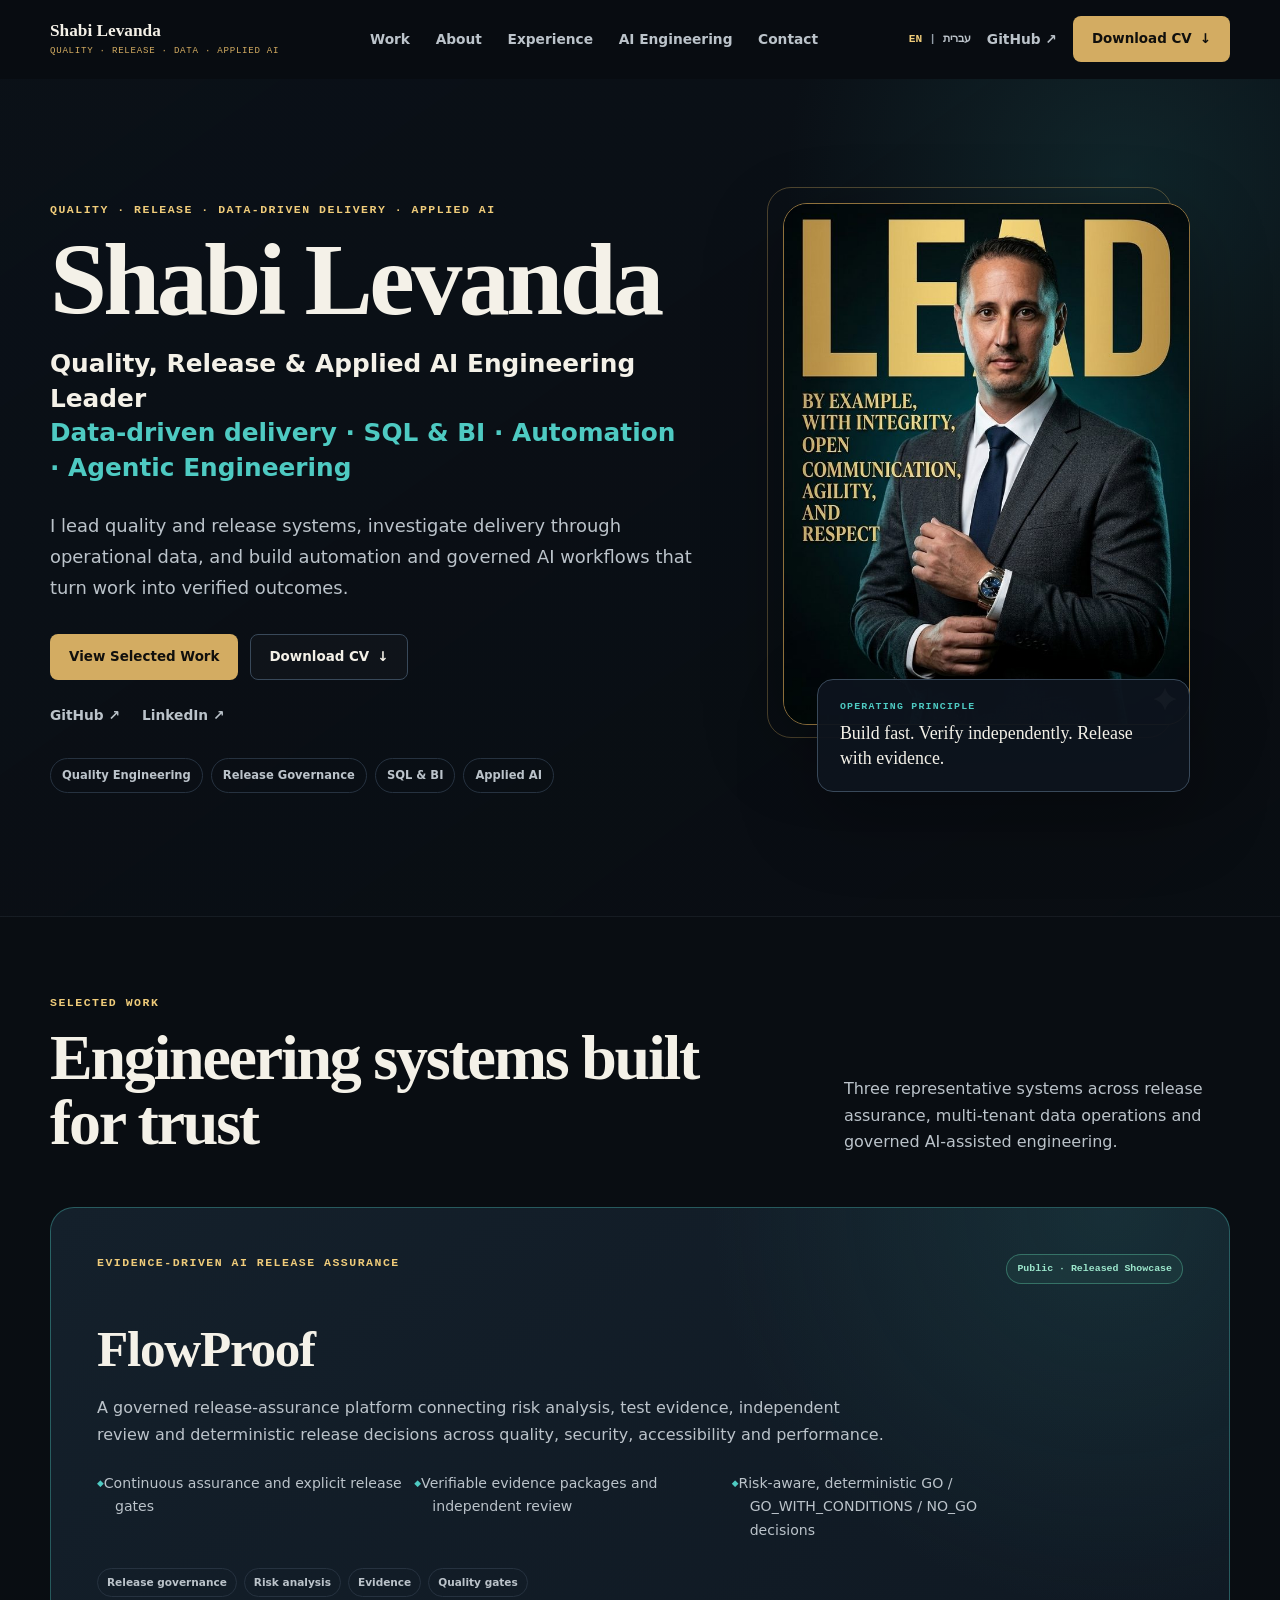
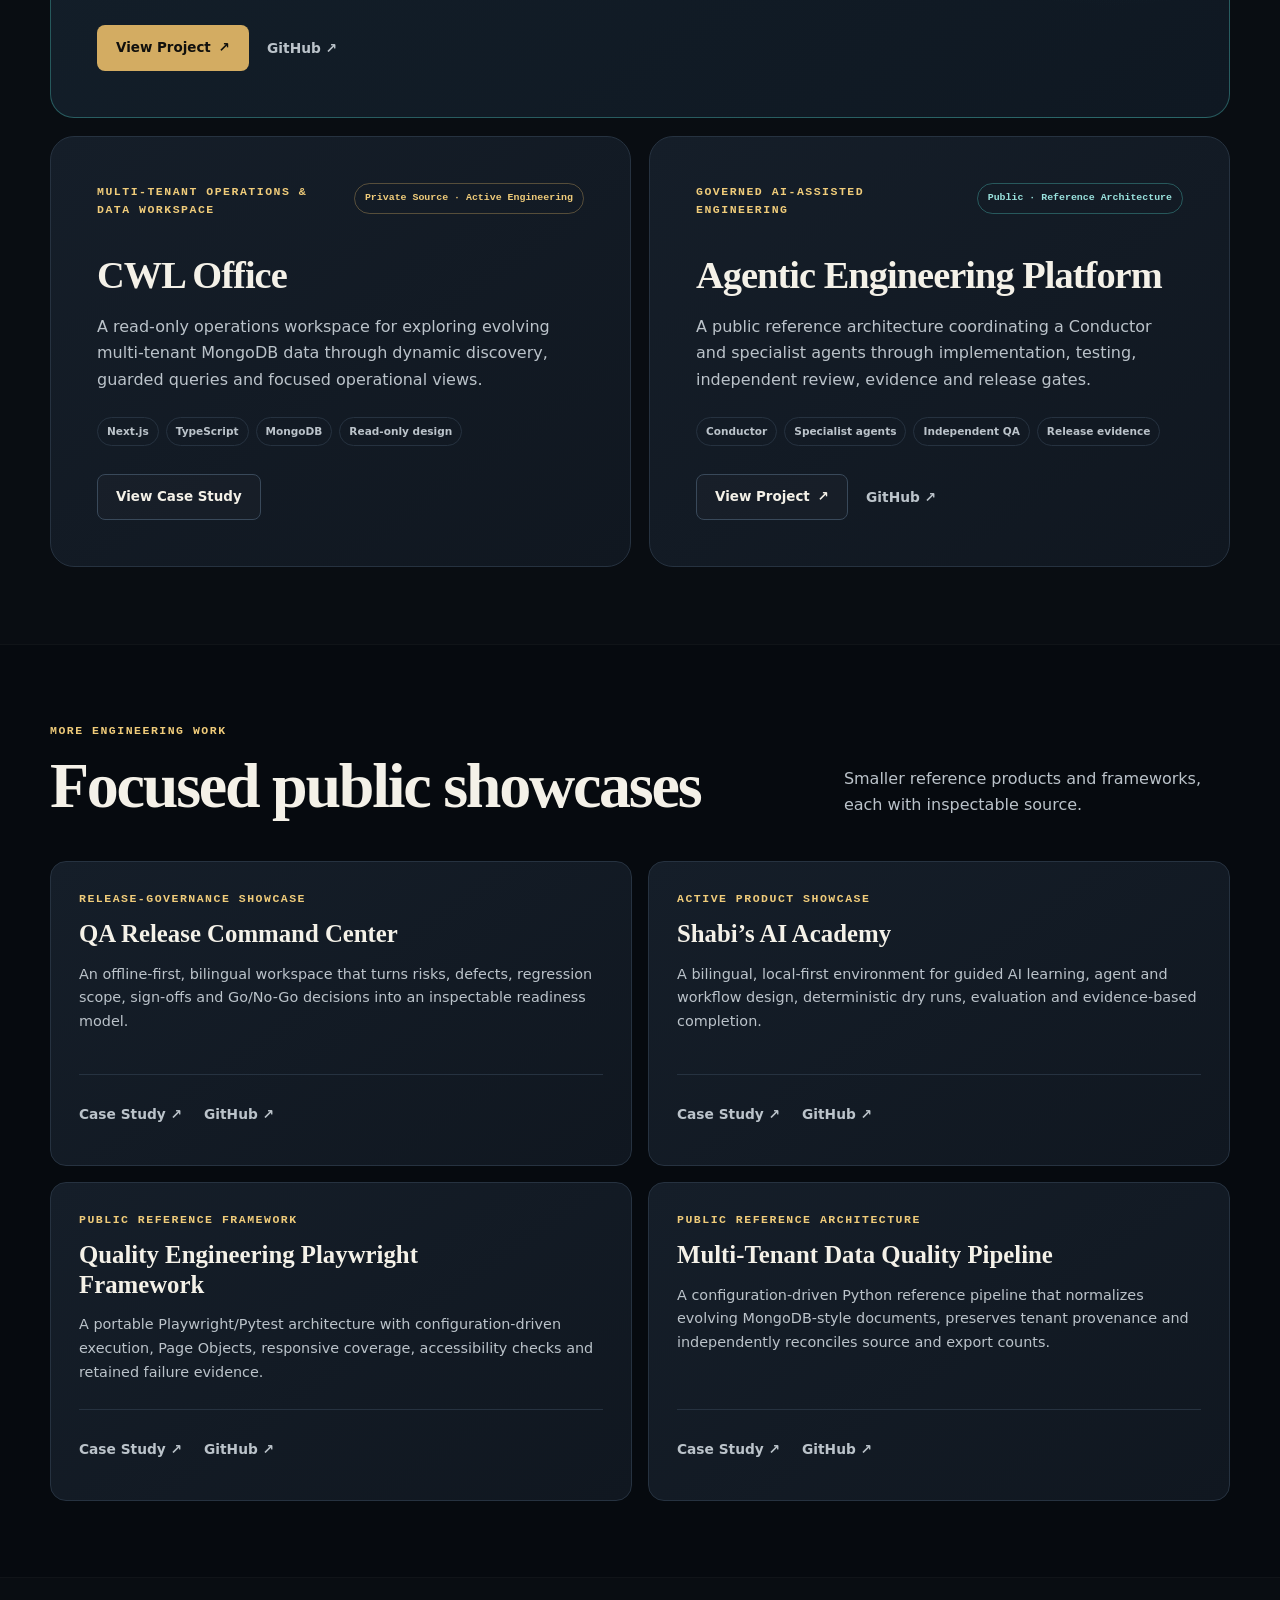
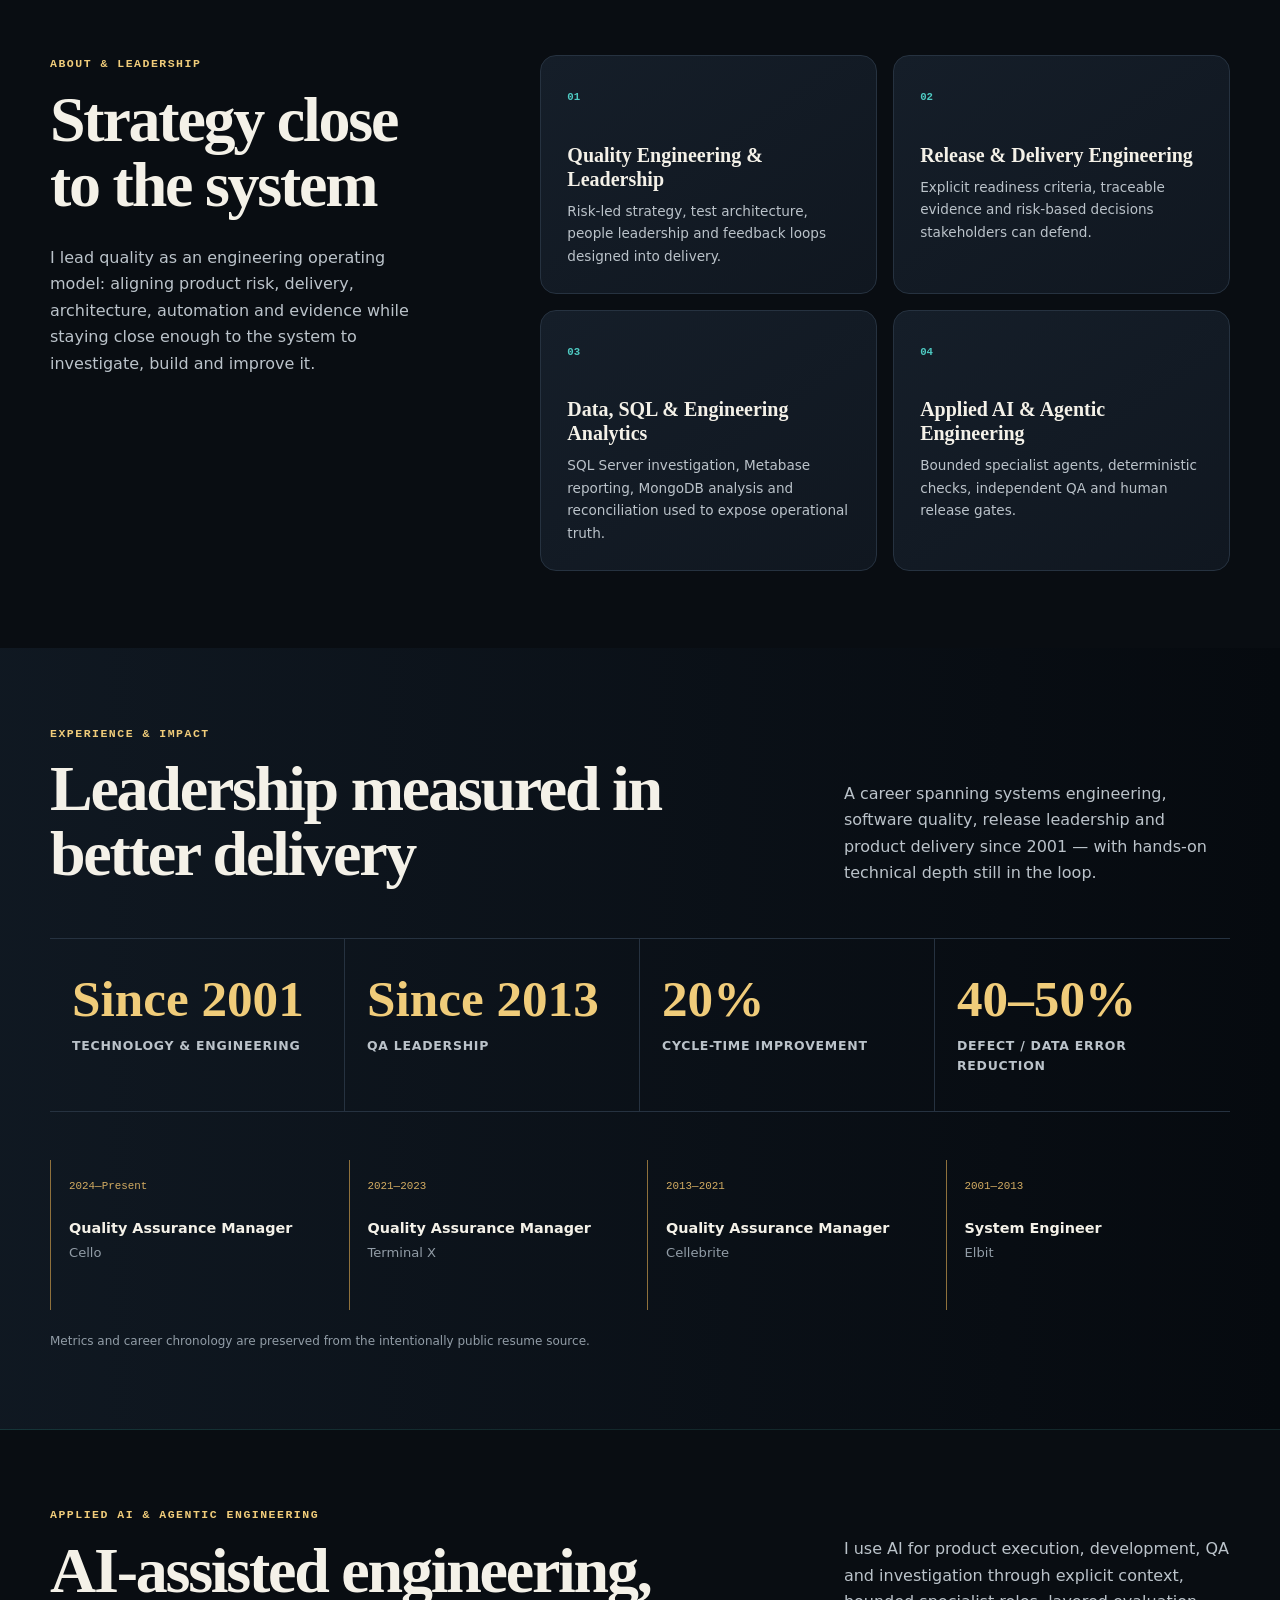
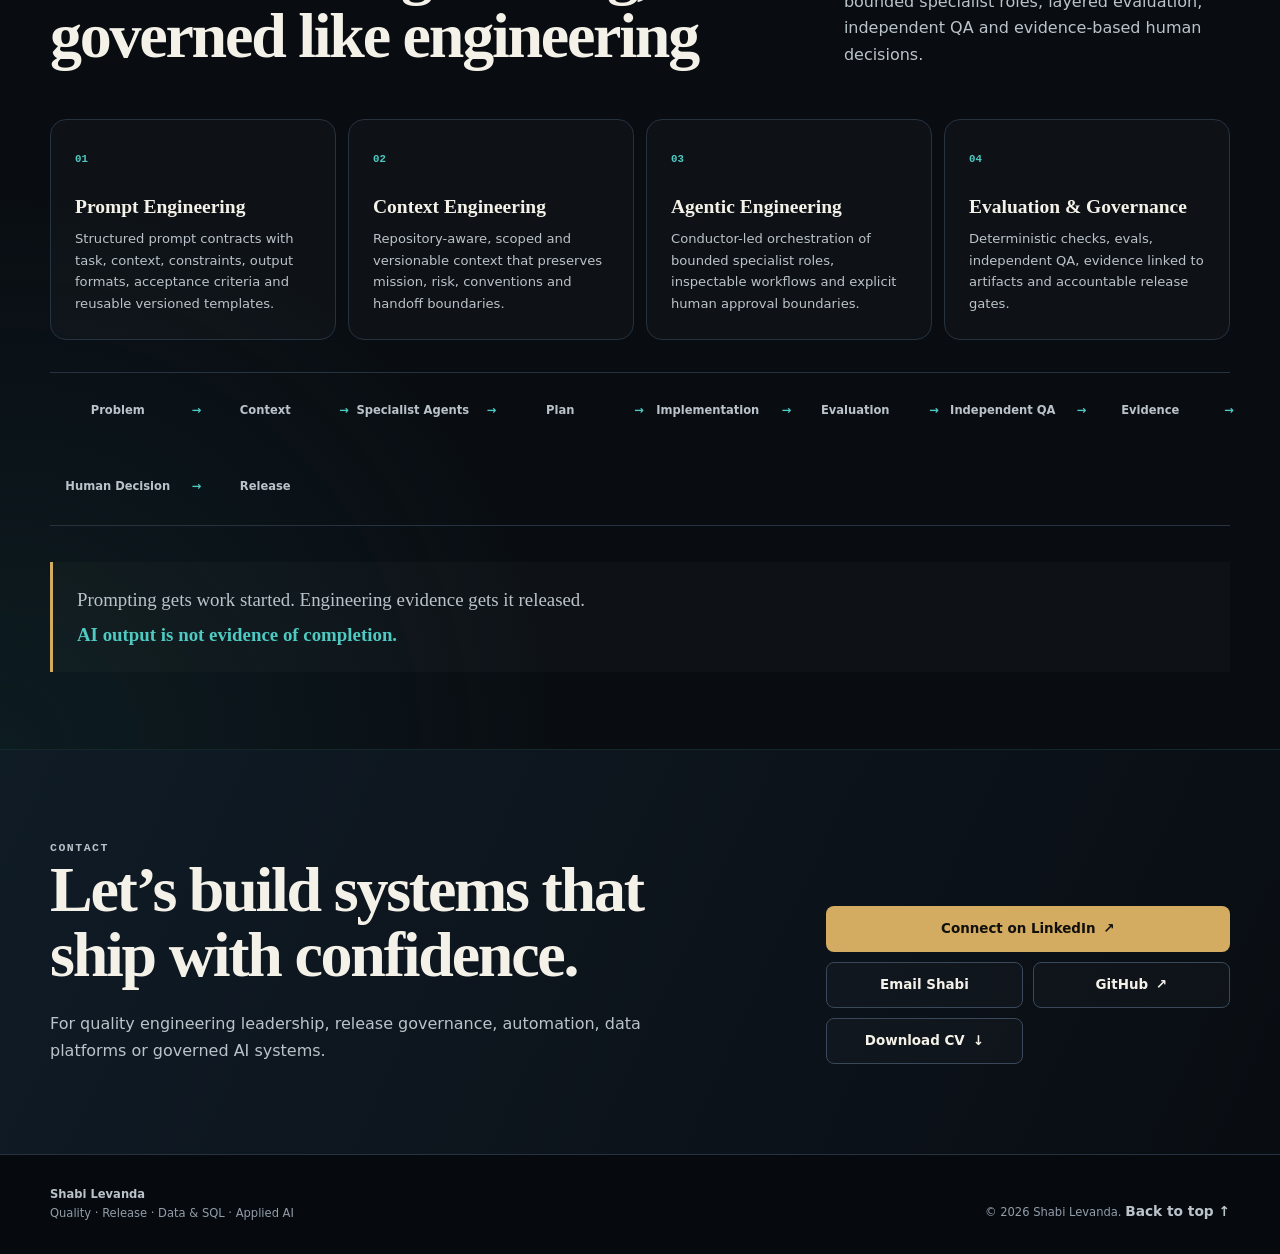
<file: index.html>
<!doctype html>
<html lang="en" dir="ltr">
  <head>
    <meta charset="utf-8" />
    <meta name="viewport" content="width=device-width, initial-scale=1" />
    <title>Shabi Levanda | Quality, Release &amp; Applied AI Engineering Leader</title>
    <meta
      name="description"
      content="Quality, release and applied AI engineering leadership with hands-on SQL, BI, automation and evidence-driven delivery."
    />
    <meta name="theme-color" content="#090d12" />
    <meta name="color-scheme" content="dark" />
    <link rel="alternate" hreflang="en" href="index.html" />
    <link rel="alternate" hreflang="he" href="he/" />
    <link rel="alternate" hreflang="x-default" href="index.html" />
    <meta property="og:type" content="website" />
    <meta property="og:locale" content="en_US" />
    <meta property="og:locale:alternate" content="he_IL" />
    <meta property="og:title" content="Shabi Levanda | Quality, Release &amp; Applied AI Engineering Leader" />
    <meta
      property="og:description"
      content="Quality leadership, release governance, SQL and BI, automation and governed agentic engineering."
    />
    <meta
      property="og:image"
      content="assets/og-image.png"
    />
    <meta property="og:image:width" content="1200" />
    <meta property="og:image:height" content="630" />
    <meta property="og:image:alt" content="Shabi Levanda — Quality and Release Engineering Leader" />
    <meta name="twitter:card" content="summary_large_image" />
    <meta name="twitter:title" content="Shabi Levanda | Quality &amp; Release Engineering Leader" />
    <meta name="twitter:description" content="Build fast. Verify independently. Release with evidence." />
    <meta
      name="twitter:image"
      content="assets/og-image.png"
    />
    <link rel="icon" href="assets/favicon.svg" type="image/svg+xml" />
    <link rel="stylesheet" href="styles.css" />
    <script src="script.js" defer></script>
  </head>
  <body>
    <a class="skip-link" href="#main-content">Skip to main content</a>

    <header class="site-header" data-header>
      <div class="header-inner">
        <a class="brand" href="#top" aria-label="Shabi Levanda, home">
          <span class="brand-name">Shabi Levanda</span>
          <span class="brand-role">Quality · Release · Data · Applied AI</span>
        </a>
        <nav class="desktop-nav" aria-label="Primary navigation">
          <a href="#work">Work</a><a href="#about">About</a><a href="#experience">Experience</a
          ><a href="#ai-engineering">AI Engineering</a><a href="#contact">Contact</a>
        </nav>
        <div class="header-actions">
          <nav class="language-switch desktop-language" aria-label="Language selection">
            <a href="index.html" hreflang="en" lang="en" aria-current="page">EN</a>
            <span aria-hidden="true">|</span>
            <a href="he/" hreflang="he" lang="he" dir="rtl">עברית</a>
          </nav>
          <a
            class="icon-link desktop-social"
            href="https://github.com/ShabiLev"
            target="_blank"
            rel="noopener noreferrer"
            aria-label="Shabi Levanda on GitHub (opens in a new tab)"
            >GitHub ↗</a
          >
          <a class="button button-primary header-cv" href="assets/cv/Shabi-Levanda-CV-EN.pdf" download
            >Download CV <span aria-hidden="true">↓</span></a
          >
          <button
            class="menu-toggle"
            type="button"
            aria-expanded="false"
            aria-controls="mobile-navigation"
            aria-label="Open navigation menu"
            data-menu-open-label="Open navigation menu"
            data-menu-close-label="Close navigation menu"
            data-menu-toggle
          >
            <span></span><span></span><span></span>
          </button>
        </div>
      </div>
      <nav id="mobile-navigation" class="mobile-nav" aria-label="Mobile navigation" data-mobile-nav>
        <a href="#work">Work</a><a href="#about">About</a><a href="#experience">Experience</a
        ><a href="#ai-engineering">AI Engineering</a><a href="#contact">Contact</a
        ><a href="assets/cv/Shabi-Levanda-CV-EN.pdf" download>Download CV ↓</a
        ><a class="mobile-language" href="he/" hreflang="he" lang="he" dir="rtl">עברית</a>
      </nav>
    </header>

    <main id="main-content" tabindex="-1">
      <section id="top" class="hero" aria-labelledby="hero-title">
        <div class="hero-glow" aria-hidden="true"></div>
        <div class="shell hero-grid">
          <div class="hero-copy">
            <p class="eyebrow">Quality · Release · Data-driven delivery · Applied AI</p>
            <h1 id="hero-title">Shabi Levanda</h1>
            <p class="hero-role">
              Quality, Release &amp; Applied AI Engineering Leader
              <span>Data-driven delivery · SQL &amp; BI · Automation · Agentic Engineering</span>
            </p>
            <p class="hero-value">
              I lead quality and release systems, investigate delivery through operational data, and
              build automation and governed AI workflows that turn work into verified outcomes.
            </p>
            <div class="hero-actions">
              <a class="button button-primary" href="#work">View Selected Work</a>
              <a class="button button-secondary" href="assets/cv/Shabi-Levanda-CV-EN.pdf" download
                >Download CV <span aria-hidden="true">↓</span></a
              >
            </div>
            <div class="hero-links" aria-label="Professional profiles">
              <a href="https://github.com/ShabiLev" target="_blank" rel="noopener noreferrer"
                >GitHub <span aria-hidden="true">↗</span></a
              >
              <a
                href="https://www.linkedin.com/in/shabi-levanda/"
                target="_blank"
                rel="noopener noreferrer"
                >LinkedIn <span aria-hidden="true">↗</span></a
              >
            </div>
            <ul class="capability-list" aria-label="Core capabilities">
              <li>Quality Engineering</li><li>Release Governance</li><li>SQL &amp; BI</li
              ><li>Applied AI</li>
            </ul>
          </div>
          <figure class="portrait-card">
            <div class="portrait-frame">
              <img
                src="assets/shabi-levanda-portrait.jpg"
                alt="Shabi Levanda in a dark suit"
                width="700"
                height="896"
                fetchpriority="high"
              />
            </div>
            <figcaption>
              <span>Operating principle</span>
              Build fast. Verify independently. Release with evidence.
            </figcaption>
          </figure>
        </div>
      </section>

      <section id="work" class="section section-work" aria-labelledby="work-title">
        <div class="shell">
          <div class="section-heading">
            <div><p class="eyebrow">Selected work</p><h2 id="work-title">Engineering systems built for trust</h2></div>
            <p>
              Three representative systems across release assurance, multi-tenant data operations and
              governed AI-assisted engineering.
            </p>
          </div>
          <div class="featured-grid">
            <article class="featured-card featured-flowproof">
              <div class="project-topline">
                <p class="project-kicker">Evidence-Driven AI Release Assurance</p>
                <span class="status status-public">Public · Released Showcase</span>
              </div>
              <h3>FlowProof</h3>
              <p class="project-summary">
                A governed release-assurance platform connecting risk analysis, test evidence,
                independent review and deterministic release decisions across quality, security,
                accessibility and performance.
              </p>
              <ul class="project-points">
                <li>Continuous assurance and explicit release gates</li>
                <li>Verifiable evidence packages and independent review</li>
                <li>Risk-aware, deterministic GO / GO_WITH_CONDITIONS / NO_GO decisions</li>
              </ul>
              <div class="tag-list" aria-label="FlowProof capabilities">
                <span>Release governance</span><span>Risk analysis</span><span>Evidence</span
                ><span>Quality gates</span>
              </div>
              <div class="project-actions">
                <a
                  class="button button-primary"
                  href="https://github.com/ShabiLev/flowproof-ai-release-gate/blob/main/docs/ARCHITECTURE.md"
                  target="_blank"
                  rel="noopener noreferrer"
                  aria-label="View FlowProof architecture (opens in a new tab)"
                  >View Project <span aria-hidden="true">↗</span></a
                >
                <a
                  class="text-link"
                  href="https://github.com/ShabiLev/flowproof-ai-release-gate"
                  target="_blank"
                  rel="noopener noreferrer"
                  aria-label="View FlowProof repository on GitHub (opens in a new tab)"
                  >GitHub ↗</a
                >
              </div>
            </article>

            <article class="featured-card">
              <div class="project-topline">
                <p class="project-kicker">Multi-Tenant Operations &amp; Data Workspace</p>
                <span class="status status-private">Private Source · Active Engineering</span>
              </div>
              <h3>CWL Office</h3>
              <p class="project-summary">
                A read-only operations workspace for exploring evolving multi-tenant MongoDB data
                through dynamic discovery, guarded queries and focused operational views.
              </p>
              <div class="tag-list" aria-label="CWL Office capabilities">
                <span>Next.js</span><span>TypeScript</span><span>MongoDB</span
                ><span>Read-only design</span>
              </div>
              <div class="project-actions">
                <a class="button button-secondary" href="projects/cwl-office/">View Case Study</a>
              </div>
            </article>

            <article class="featured-card">
              <div class="project-topline">
                <p class="project-kicker">Governed AI-Assisted Engineering</p>
                <span class="status status-reference">Public · Reference Architecture</span>
              </div>
              <h3>Agentic Engineering Platform</h3>
              <p class="project-summary">
                A public reference architecture coordinating a Conductor and specialist agents through
                implementation, testing, independent review, evidence and release gates.
              </p>
              <div class="tag-list" aria-label="Agentic Engineering Platform capabilities">
                <span>Conductor</span><span>Specialist agents</span><span>Independent QA</span
                ><span>Release evidence</span>
              </div>
              <div class="project-actions">
                <a
                  class="button button-secondary"
                  href="https://github.com/ShabiLev/agentic-engineering-platform/blob/main/docs/PORTFOLIO_CASE_STUDY.md"
                  target="_blank"
                  rel="noopener noreferrer"
                  aria-label="Read the Agentic Engineering Platform case study (opens in a new tab)"
                  >View Project <span aria-hidden="true">↗</span></a
                >
                <a
                  class="text-link"
                  href="https://github.com/ShabiLev/agentic-engineering-platform"
                  target="_blank"
                  rel="noopener noreferrer"
                  aria-label="View Agentic Engineering Platform on GitHub (opens in a new tab)"
                  >GitHub ↗</a
                >
              </div>
            </article>
          </div>
        </div>
      </section>

      <section id="more-work" class="section section-alt" aria-labelledby="more-work-title">
        <div class="shell">
          <div class="section-heading compact-heading">
            <div><p class="eyebrow">More engineering work</p><h2 id="more-work-title">Focused public showcases</h2></div>
            <p>Smaller reference products and frameworks, each with inspectable source.</p>
          </div>
          <div class="more-grid">
            <article class="project-card">
              <p class="project-kicker">Release-Governance Showcase</p><h3>QA Release Command Center</h3>
              <p>
                An offline-first, bilingual workspace that turns risks, defects, regression scope,
                sign-offs and Go/No-Go decisions into an inspectable readiness model.
              </p>
              <div class="compact-actions">
                <a href="https://github.com/ShabiLev/QA_Release_Command_Center_Kit/blob/main/docs/portfolio/CASE_STUDY.md" target="_blank" rel="noopener noreferrer" aria-label="Read QA Release Command Center case study (opens in a new tab)">Case Study ↗</a>
                <a href="https://github.com/ShabiLev/QA_Release_Command_Center_Kit" target="_blank" rel="noopener noreferrer" aria-label="View QA Release Command Center on GitHub (opens in a new tab)">GitHub ↗</a>
              </div>
            </article>
            <article class="project-card">
              <p class="project-kicker">Active Product Showcase</p><h3>Shabi’s AI Academy</h3>
              <p>
                A bilingual, local-first environment for guided AI learning, agent and workflow design,
                deterministic dry runs, evaluation and evidence-based completion.
              </p>
              <div class="compact-actions">
                <a href="https://github.com/ShabiLev/Shabi-s-AI-Academy/blob/main/docs/portfolio/CASE_STUDY.md" target="_blank" rel="noopener noreferrer" aria-label="Read Shabi's AI Academy case study (opens in a new tab)">Case Study ↗</a>
                <a href="https://github.com/ShabiLev/Shabi-s-AI-Academy" target="_blank" rel="noopener noreferrer" aria-label="View Shabi's AI Academy on GitHub (opens in a new tab)">GitHub ↗</a>
              </div>
            </article>
            <article class="project-card">
              <p class="project-kicker">Public Reference Framework</p><h3>Quality Engineering Playwright Framework</h3>
              <p>
                A portable Playwright/Pytest architecture with configuration-driven execution, Page
                Objects, responsive coverage, accessibility checks and retained failure evidence.
              </p>
              <div class="compact-actions">
                <a href="https://github.com/ShabiLev/quality-engineering-playwright-framework/blob/main/docs/PORTFOLIO_CASE_STUDY.md" target="_blank" rel="noopener noreferrer" aria-label="Read Quality Engineering Playwright Framework case study (opens in a new tab)">Case Study ↗</a>
                <a href="https://github.com/ShabiLev/quality-engineering-playwright-framework" target="_blank" rel="noopener noreferrer" aria-label="View Quality Engineering Playwright Framework on GitHub (opens in a new tab)">GitHub ↗</a>
              </div>
            </article>
            <article class="project-card">
              <p class="project-kicker">Public Reference Architecture</p><h3>Multi-Tenant Data Quality Pipeline</h3>
              <p>
                A configuration-driven Python reference pipeline that normalizes evolving MongoDB-style
                documents, preserves tenant provenance and independently reconciles source and export counts.
              </p>
              <div class="compact-actions">
                <a href="https://github.com/ShabiLev/multi-tenant-data-quality-pipeline/blob/main/docs/PORTFOLIO_CASE_STUDY.md" target="_blank" rel="noopener noreferrer" aria-label="Read Multi-Tenant Data Quality Pipeline case study (opens in a new tab)">Case Study ↗</a>
                <a href="https://github.com/ShabiLev/multi-tenant-data-quality-pipeline" target="_blank" rel="noopener noreferrer" aria-label="View Multi-Tenant Data Quality Pipeline on GitHub (opens in a new tab)">GitHub ↗</a>
              </div>
            </article>
          </div>
        </div>
      </section>

      <section id="about" class="section" aria-labelledby="about-title">
        <div class="shell about-grid">
          <div class="about-intro">
            <p class="eyebrow">About &amp; leadership</p><h2 id="about-title">Strategy close to the system</h2>
            <p>
              I lead quality as an engineering operating model: aligning product risk, delivery,
              architecture, automation and evidence while staying close enough to the system to
              investigate, build and improve it.
            </p>
          </div>
          <div class="pillar-grid">
            <article><span>01</span><h3>Quality Engineering &amp; Leadership</h3><p>Risk-led strategy, test architecture, people leadership and feedback loops designed into delivery.</p></article>
            <article><span>02</span><h3>Release &amp; Delivery Engineering</h3><p>Explicit readiness criteria, traceable evidence and risk-based decisions stakeholders can defend.</p></article>
            <article><span>03</span><h3>Data, SQL &amp; Engineering Analytics</h3><p>SQL Server investigation, Metabase reporting, MongoDB analysis and reconciliation used to expose operational truth.</p></article>
            <article><span>04</span><h3>Applied AI &amp; Agentic Engineering</h3><p>Bounded specialist agents, deterministic checks, independent QA and human release gates.</p></article>
          </div>
        </div>
      </section>

      <section id="experience" class="section section-impact" aria-labelledby="experience-title">
        <div class="shell">
          <div class="section-heading">
            <div><p class="eyebrow">Experience &amp; impact</p><h2 id="experience-title">Leadership measured in better delivery</h2></div>
            <p>
              A career spanning systems engineering, software quality, release leadership and product
              delivery since 2001 — with hands-on technical depth still in the loop.
            </p>
          </div>
          <dl class="metrics" aria-label="Verified career impact">
            <div><dt>Since 2001</dt><dd>Technology &amp; engineering</dd></div>
            <div><dt>Since 2013</dt><dd>QA leadership</dd></div>
            <div><dt>20%</dt><dd>Cycle-time improvement</dd></div>
            <div><dt>40–50%</dt><dd>Defect / data error reduction</dd></div>
          </dl>
          <ol class="experience-line" aria-label="Career timeline">
            <li><span>2024—Present</span><strong>Quality Assurance Manager</strong><em>Cello</em></li>
            <li><span>2021—2023</span><strong>Quality Assurance Manager</strong><em>Terminal X</em></li>
            <li><span>2013—2021</span><strong>Quality Assurance Manager</strong><em>Cellebrite</em></li>
            <li><span>2001—2013</span><strong>System Engineer</strong><em>Elbit</em></li>
          </ol>
          <p class="source-note">Metrics and career chronology are preserved from the intentionally public resume source.</p>
        </div>
      </section>

      <section id="ai-engineering" class="section section-ai" aria-labelledby="ai-title">
        <div class="shell">
          <div class="section-heading ai-heading">
            <div>
              <p class="eyebrow">Applied AI &amp; Agentic Engineering</p>
              <h2 id="ai-title">AI-assisted engineering, governed like engineering</h2>
            </div>
            <p class="ai-copy">
              I use AI for product execution, development, QA and investigation through explicit context,
              bounded specialist roles, layered evaluation, independent QA and evidence-based human decisions.
            </p>
          </div>
          <div class="ai-capabilities">
            <article><span>01</span><h3>Prompt Engineering</h3><p>Structured prompt contracts with task, context, constraints, output formats, acceptance criteria and reusable versioned templates.</p></article>
            <article><span>02</span><h3>Context Engineering</h3><p>Repository-aware, scoped and versionable context that preserves mission, risk, conventions and handoff boundaries.</p></article>
            <article><span>03</span><h3>Agentic Engineering</h3><p>Conductor-led orchestration of bounded specialist roles, inspectable workflows and explicit human approval boundaries.</p></article>
            <article><span>04</span><h3>Evaluation &amp; Governance</h3><p>Deterministic checks, evals, independent QA, evidence linked to artifacts and accountable release gates.</p></article>
          </div>
          <ol class="ai-flow" aria-label="Governed AI engineering flow">
            <li>Problem</li><li>Context</li><li>Specialist Agents</li><li>Plan</li><li>Implementation</li><li>Evaluation</li><li>Independent QA</li><li>Evidence</li><li>Human Decision</li><li>Release</li>
          </ol>
          <blockquote>Prompting gets work started. Engineering evidence gets it released.<strong>AI output is not evidence of completion.</strong></blockquote>
        </div>
      </section>

      <section id="contact" class="section section-contact" aria-labelledby="contact-title">
        <div class="shell contact-grid">
          <div>
            <p class="eyebrow">Contact</p><h2 id="contact-title">Let’s build systems that ship with confidence.</h2>
            <p>For quality engineering leadership, release governance, automation, data platforms or governed AI systems.</p>
          </div>
          <div class="contact-actions">
            <a class="button button-primary" href="https://www.linkedin.com/in/shabi-levanda/" target="_blank" rel="noopener noreferrer">Connect on LinkedIn <span aria-hidden="true">↗</span></a>
            <a class="button button-secondary" href="mailto:shabi231@gmail.com">Email Shabi</a>
            <a class="button button-secondary" href="https://github.com/ShabiLev" target="_blank" rel="noopener noreferrer">GitHub <span aria-hidden="true">↗</span></a>
            <a class="button button-secondary" href="assets/cv/Shabi-Levanda-CV-EN.pdf" download>Download CV <span aria-hidden="true">↓</span></a>
          </div>
        </div>
      </section>
    </main>

    <footer class="site-footer">
      <div class="shell footer-inner">
        <p><strong>Shabi Levanda</strong><br />Quality · Release · Data &amp; SQL · Applied AI</p>
        <p>© <span data-year>2026</span> Shabi Levanda. <a href="#top">Back to top ↑</a></p>
      </div>
    </footer>
  </body>
</html>
</file>
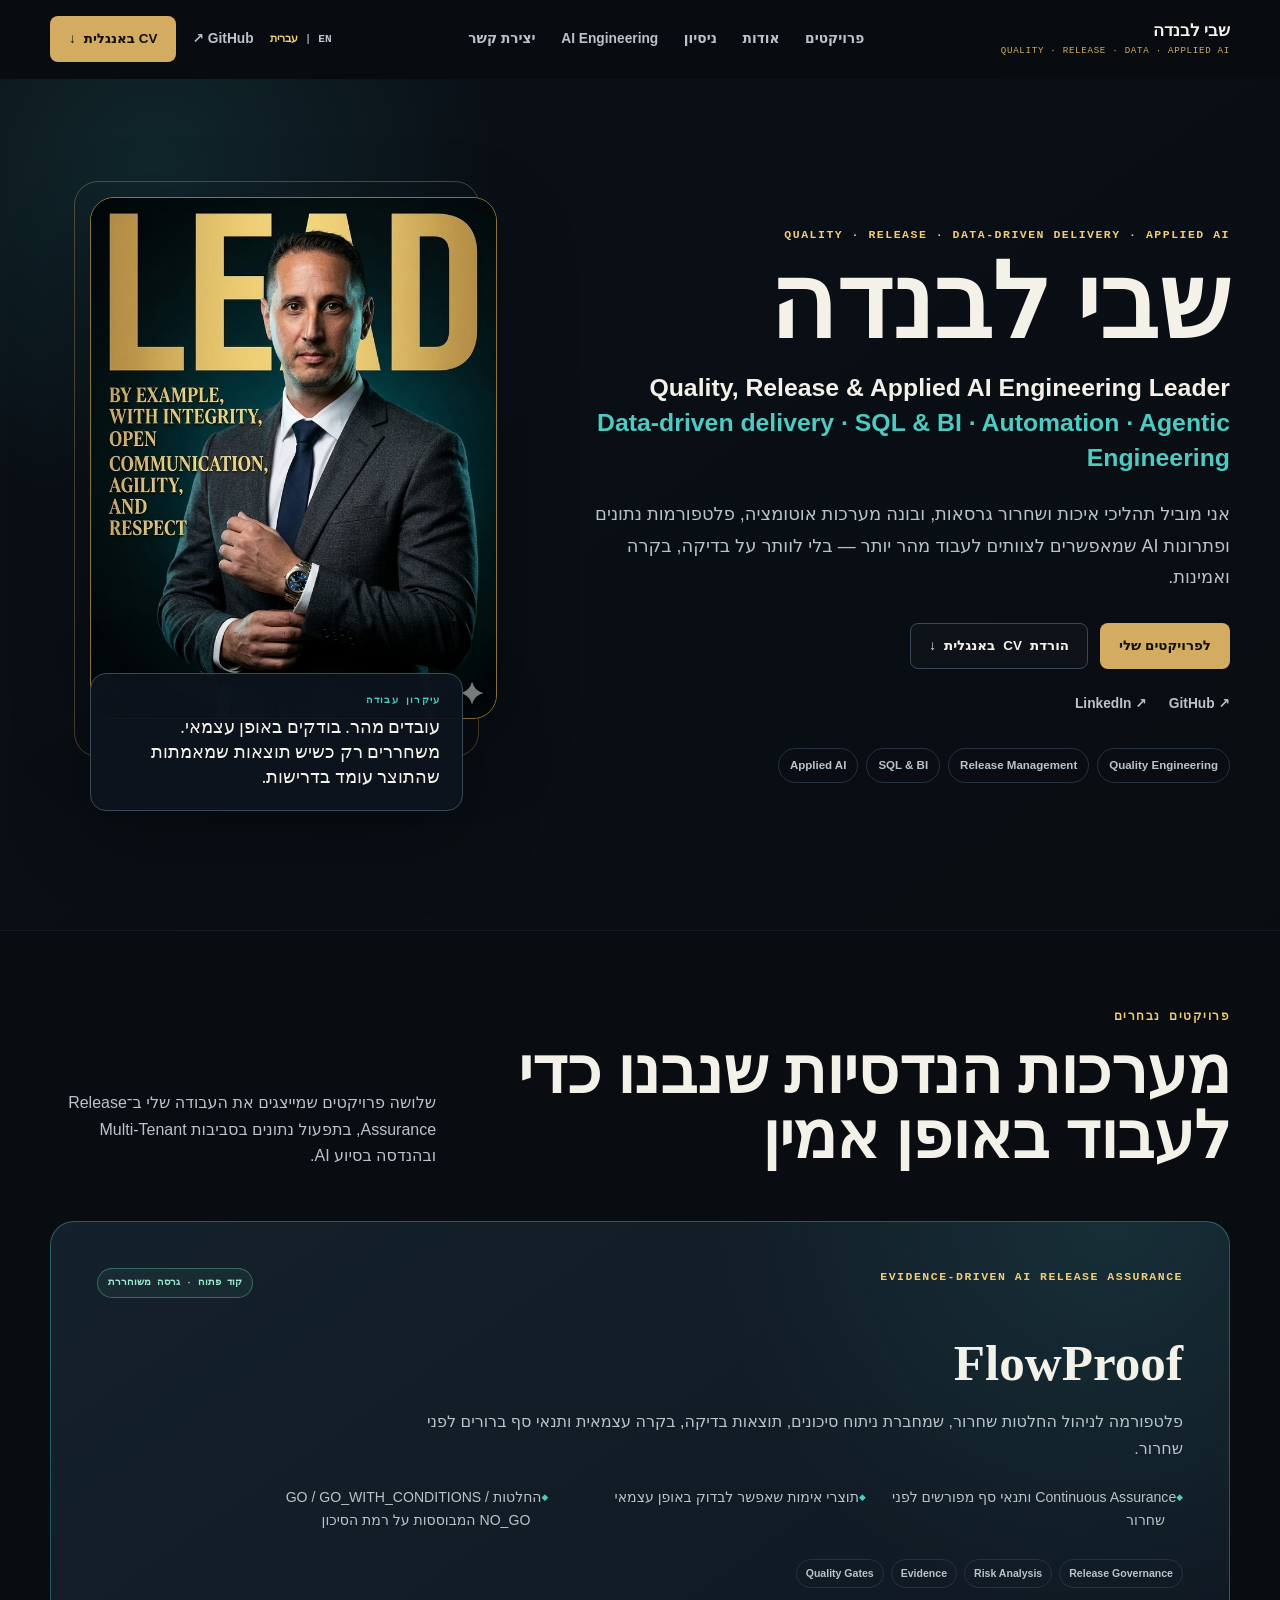
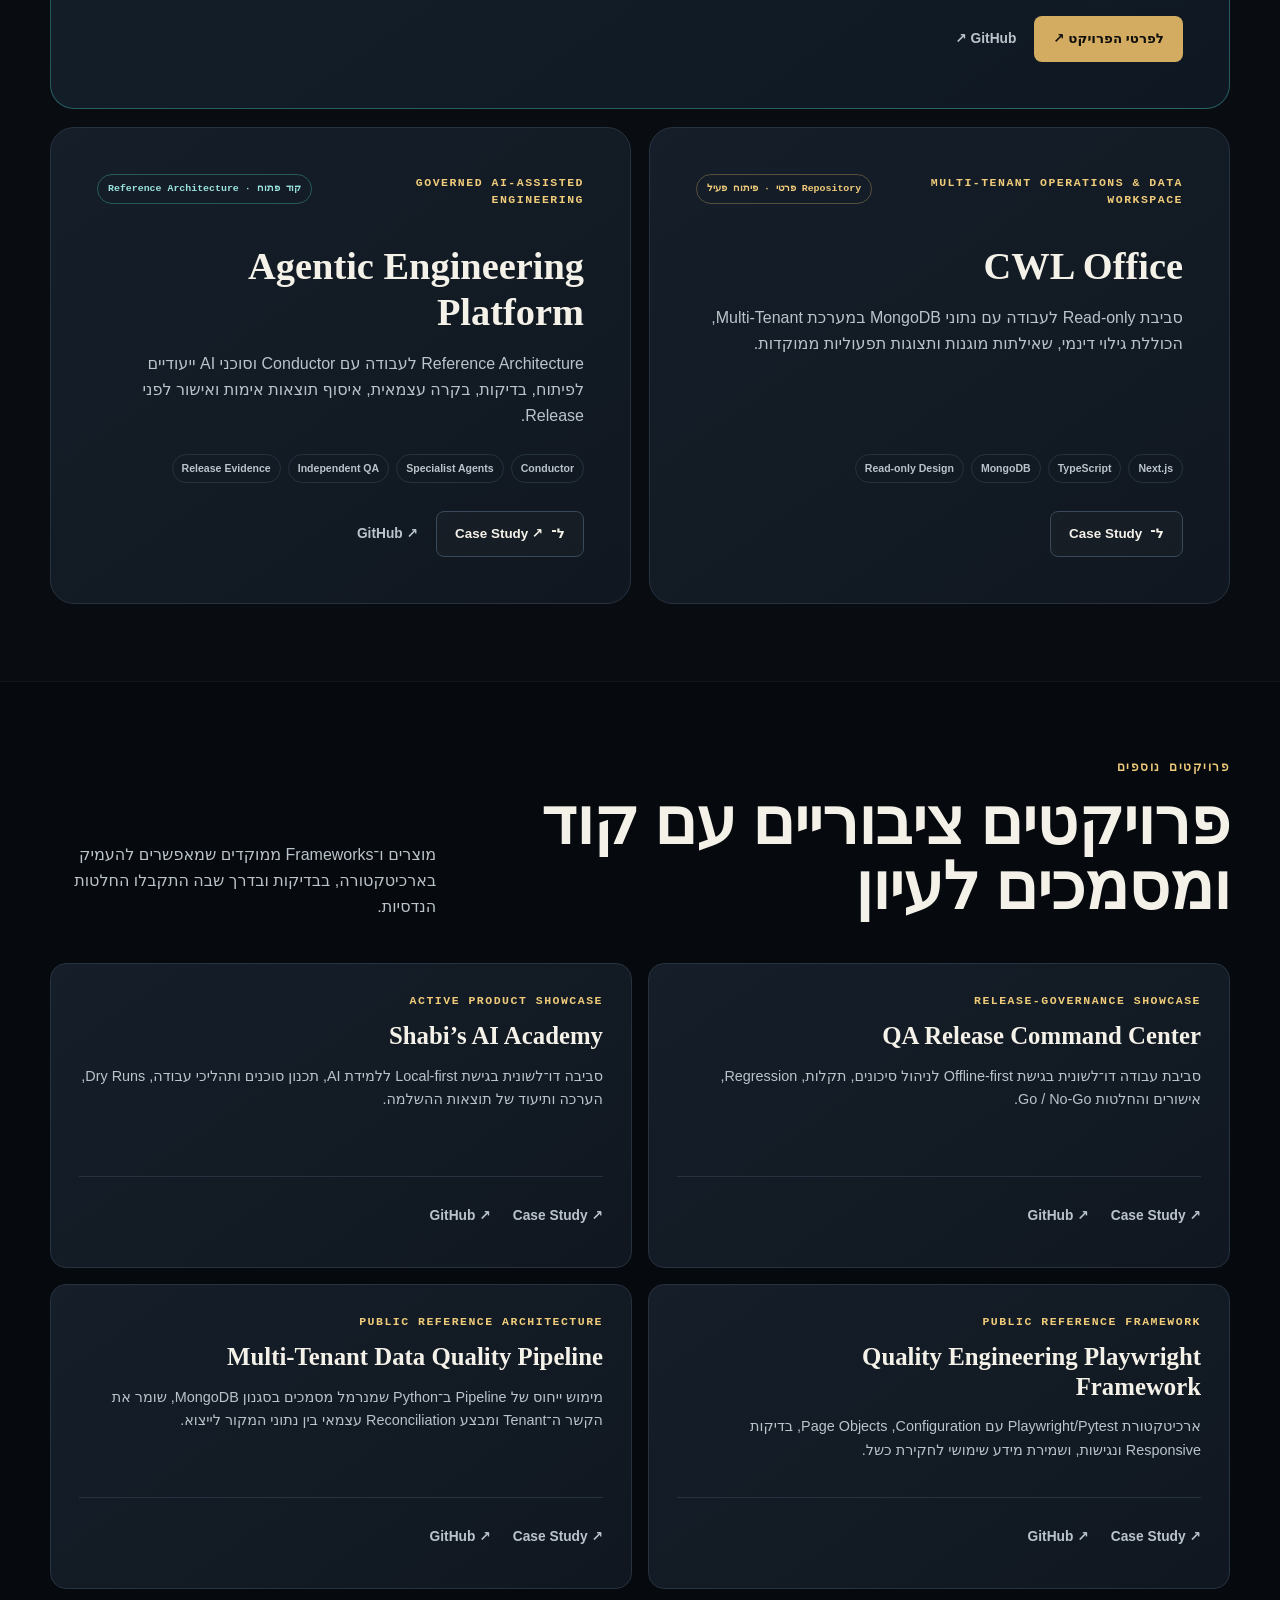
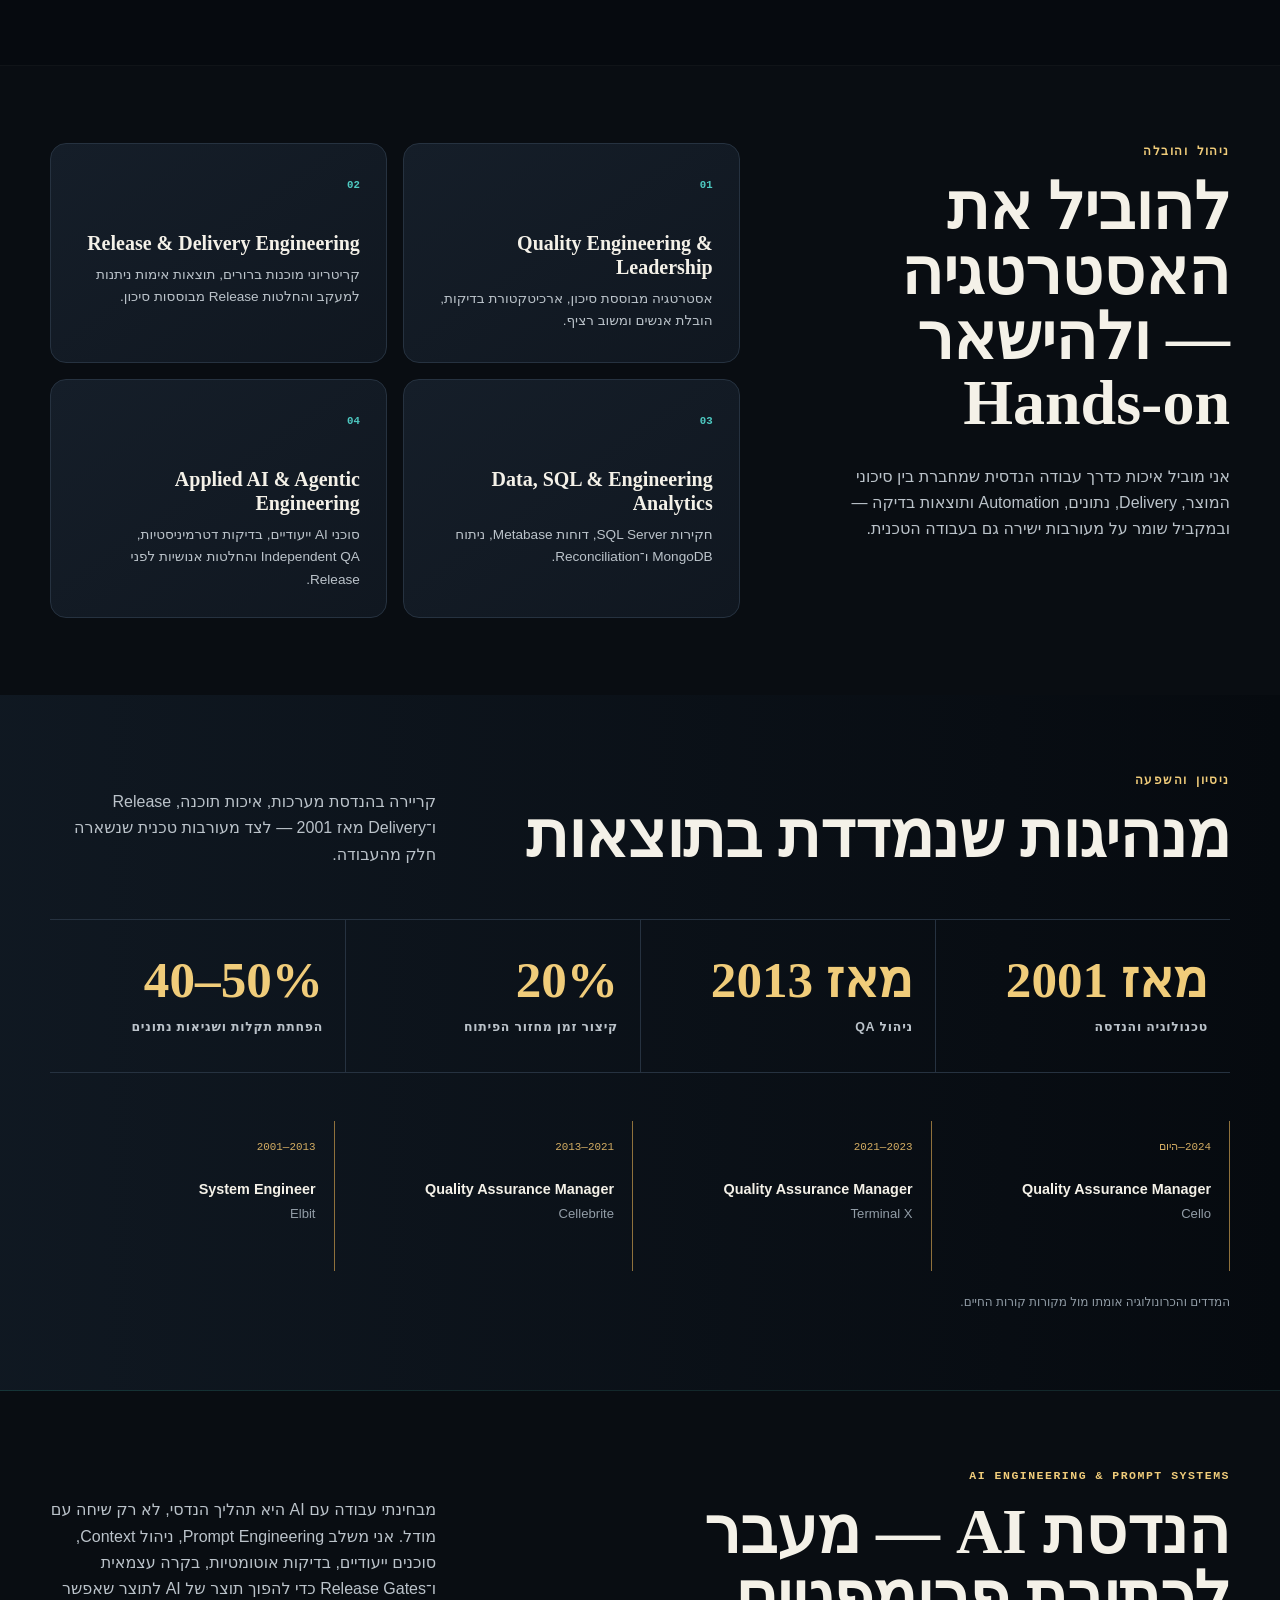
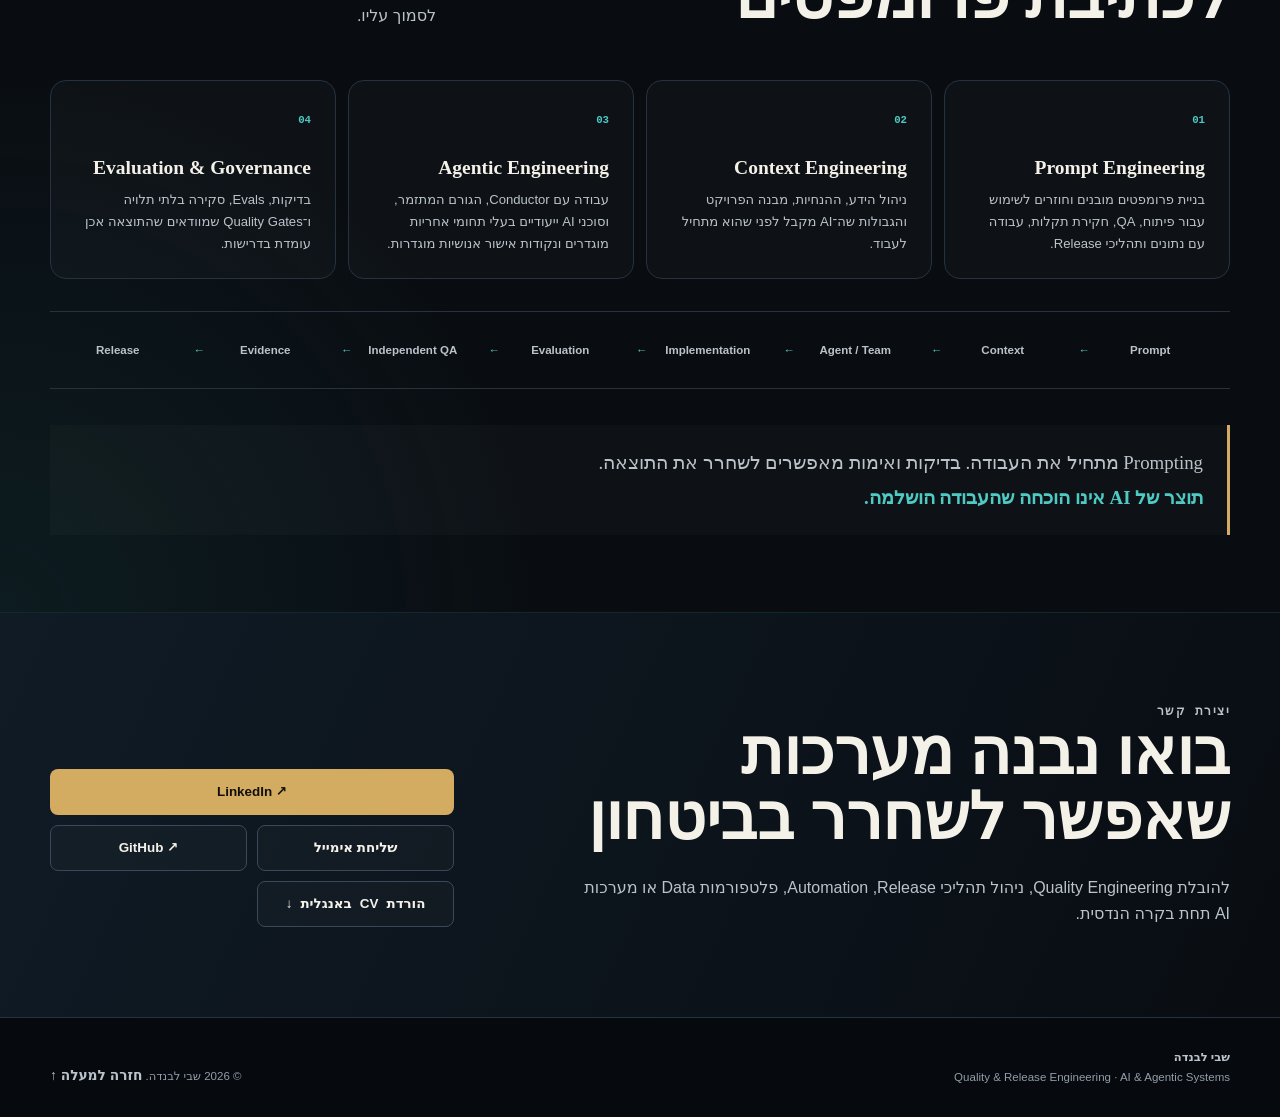
<file: he/index.html>
<!doctype html>
<html lang="he" dir="rtl">
  <head>
    <meta charset="utf-8" />
    <meta name="viewport" content="width=device-width, initial-scale=1" />
    <title>שבי לבנדה | Quality, Release &amp; Applied AI Engineering Leader</title>
    <meta name="description" content="שבי לבנדה מוביל תהליכי איכות ושחרור גרסאות, ובונה מערכות אוטומציה, פלטפורמות נתונים ופתרונות AI שמאפשרים לצוותים לעבוד מהר יותר — בלי לוותר על בדיקה, בקרה ואמינות." />
    <meta name="theme-color" content="#090d12" />
    <meta name="color-scheme" content="dark" />
    <link rel="alternate" hreflang="en" href="../index.html" />
    <link rel="alternate" hreflang="he" href="index.html" />
    <link rel="alternate" hreflang="x-default" href="../index.html" />
    <meta property="og:type" content="website" />
    <meta property="og:locale" content="he_IL" />
    <meta property="og:locale:alternate" content="en_US" />
    <meta property="og:title" content="שבי לבנדה | Quality &amp; Release Engineering Leader" />
    <meta property="og:description" content="הובלת איכות ושחרור גרסאות, אוטומציה, פלטפורמות נתונים והנדסת AI תחת בקרה הנדסית." />
    <meta property="og:image" content="../assets/og-image.png" />
    <meta property="og:image:width" content="1200" />
    <meta property="og:image:height" content="630" />
    <meta property="og:image:alt" content="שבי לבנדה — Quality &amp; Release Engineering Leader" />
    <meta name="twitter:card" content="summary_large_image" />
    <meta name="twitter:title" content="שבי לבנדה | Quality &amp; Release Engineering" />
    <meta name="twitter:description" content="עובדים מהר, בודקים באופן עצמאי ומשחררים רק אחרי שהתוצאות עומדות בדרישות." />
    <meta name="twitter:image" content="../assets/og-image.png" />
    <link rel="icon" href="../assets/favicon.svg" type="image/svg+xml" />
    <link rel="stylesheet" href="../styles.css" />
    <script src="../script.js" defer></script>
  </head>
  <body>
    <a class="skip-link" href="#main-content">דילוג לתוכן הראשי</a>
    <header class="site-header" data-header>
      <div class="header-inner">
        <a class="brand" href="#top" aria-label="שבי לבנדה, דף הבית">
          <span class="brand-name">שבי לבנדה</span><span class="brand-role">Quality · Release · Data · Applied AI</span>
        </a>
        <nav class="desktop-nav" aria-label="ניווט ראשי">
          <a href="#work">פרויקטים</a><a href="#about">אודות</a><a href="#experience">ניסיון</a><a href="#ai-engineering">AI Engineering</a><a href="#contact">יצירת קשר</a>
        </nav>
        <div class="header-actions">
          <nav class="language-switch desktop-language" aria-label="בחירת שפה">
            <a href="../index.html" hreflang="en" lang="en" dir="ltr">EN</a><span aria-hidden="true">|</span><a href="index.html" hreflang="he" lang="he" aria-current="page">עברית</a>
          </nav>
          <a class="icon-link desktop-social" href="https://github.com/ShabiLev" target="_blank" rel="noopener noreferrer" aria-label="הפרופיל של שבי לבנדה ב-GitHub, נפתח בחלון חדש">GitHub ↗</a>
          <a class="button button-primary header-cv" href="../assets/cv/Shabi-Levanda-CV-EN.pdf" download aria-label="הורדת קורות החיים באנגלית">CV באנגלית <span aria-hidden="true">↓</span></a>
          <button class="menu-toggle" type="button" aria-expanded="false" aria-controls="mobile-navigation" aria-label="פתיחת תפריט הניווט" data-menu-open-label="פתיחת תפריט הניווט" data-menu-close-label="סגירת תפריט הניווט" data-menu-toggle><span></span><span></span><span></span></button>
        </div>
      </div>
      <nav id="mobile-navigation" class="mobile-nav" aria-label="ניווט במובייל" data-mobile-nav>
        <a href="#work">פרויקטים נבחרים</a><a href="#about">אודות</a><a href="#experience">ניסיון והשפעה</a><a href="#ai-engineering">AI Engineering</a><a href="#contact">יצירת קשר</a><a href="../assets/cv/Shabi-Levanda-CV-EN.pdf" download>הורדת CV באנגלית ↓</a><a class="mobile-language" href="../index.html" hreflang="en" lang="en" dir="ltr">English</a>
      </nav>
    </header>

    <main id="main-content" tabindex="-1">
      <section id="top" class="hero" aria-labelledby="hero-title">
        <div class="hero-glow" aria-hidden="true"></div>
        <div class="shell hero-grid">
          <div class="hero-copy">
            <p class="eyebrow"><bdi dir="ltr">Quality · Release · Data-driven delivery · Applied AI</bdi></p>
            <h1 id="hero-title">שבי לבנדה</h1>
            <p class="hero-role">Quality, Release &amp; Applied AI Engineering Leader<span>Data-driven delivery · SQL &amp; BI · Automation · Agentic Engineering</span></p>
            <p class="hero-value">אני מוביל תהליכי איכות ושחרור גרסאות, ובונה מערכות אוטומציה, פלטפורמות נתונים ופתרונות <bdi dir="ltr">AI</bdi> שמאפשרים לצוותים לעבוד מהר יותר — בלי לוותר על בדיקה, בקרה ואמינות.</p>
            <div class="hero-actions"><a class="button button-primary" href="#work">לפרויקטים שלי</a><a class="button button-secondary" href="../assets/cv/Shabi-Levanda-CV-EN.pdf" download aria-label="הורדת קורות החיים באנגלית">הורדת <bdi dir="ltr">CV</bdi> באנגלית <span aria-hidden="true">↓</span></a></div>
            <div class="hero-links" aria-label="פרופילים מקצועיים"><a href="https://github.com/ShabiLev" target="_blank" rel="noopener noreferrer"><bdi>GitHub ↗</bdi></a><a href="https://www.linkedin.com/in/shabi-levanda/" target="_blank" rel="noopener noreferrer"><bdi>LinkedIn ↗</bdi></a></div>
            <ul class="capability-list" aria-label="תחומי התמחות מרכזיים"><li>Quality Engineering</li><li>Release Management</li><li>SQL &amp; BI</li><li>Applied AI</li></ul>
          </div>
          <figure class="portrait-card">
            <div class="portrait-frame"><img src="../assets/shabi-levanda-portrait.jpg" alt="דיוקן מקצועי של שבי לבנדה" width="700" height="896" fetchpriority="high" /></div>
            <figcaption><span>עיקרון עבודה</span>עובדים מהר. בודקים באופן עצמאי. משחררים רק כשיש תוצאות שמאמתות שהתוצר עומד בדרישות.</figcaption>
          </figure>
        </div>
      </section>

      <section id="work" class="section section-work" aria-labelledby="work-title">
        <div class="shell">
          <div class="section-heading"><div><p class="eyebrow">פרויקטים נבחרים</p><h2 id="work-title">מערכות הנדסיות שנבנו כדי לעבוד באופן אמין</h2></div><p>שלושה פרויקטים שמייצגים את העבודה שלי ב־<bdi dir="ltr">Release Assurance</bdi>, בתפעול נתונים בסביבות <bdi dir="ltr">Multi-Tenant</bdi> ובהנדסה בסיוע <bdi dir="ltr">AI</bdi>.</p></div>
          <div class="featured-grid">
            <article class="featured-card featured-flowproof">
              <div class="project-topline"><p class="project-kicker">Evidence-Driven AI Release Assurance</p><span class="status status-public">קוד פתוח · גרסה משוחררת</span></div>
              <h3><bdi>FlowProof</bdi></h3><p class="project-summary">פלטפורמה לניהול החלטות שחרור, שמחברת ניתוח סיכונים, תוצאות בדיקה, בקרה עצמאית ותנאי סף ברורים לפני שחרור.</p>
              <ul class="project-points"><li><bdi dir="ltr">Continuous Assurance</bdi> ותנאי סף מפורשים לפני שחרור</li><li>תוצרי אימות שאפשר לבדוק באופן עצמאי</li><li>החלטות <bdi dir="ltr">GO / GO_WITH_CONDITIONS / NO_GO</bdi> המבוססות על רמת הסיכון</li></ul>
              <div class="tag-list" aria-label="היכולות המרכזיות של FlowProof"><span>Release Governance</span><span>Risk Analysis</span><span>Evidence</span><span>Quality Gates</span></div>
              <div class="project-actions"><a class="button button-primary" href="https://github.com/ShabiLev/flowproof-ai-release-gate/blob/main/docs/ARCHITECTURE.md" target="_blank" rel="noopener noreferrer" aria-label="תיאור הארכיטקטורה של FlowProof, נפתח בחלון חדש">לפרטי הפרויקט ↗</a><a class="text-link" href="https://github.com/ShabiLev/flowproof-ai-release-gate" target="_blank" rel="noopener noreferrer" aria-label="FlowProof ב-GitHub, נפתח בחלון חדש">GitHub ↗</a></div>
            </article>
            <article class="featured-card">
              <div class="project-topline"><p class="project-kicker">Multi-Tenant Operations &amp; Data Workspace</p><span class="status status-private"><bdi dir="ltr">Repository</bdi> פרטי · פיתוח פעיל</span></div>
              <h3><bdi>CWL Office</bdi></h3><p class="project-summary">סביבת <bdi dir="ltr">Read-only</bdi> לעבודה עם נתוני <bdi dir="ltr">MongoDB</bdi> במערכת <bdi dir="ltr">Multi-Tenant</bdi>, הכוללת גילוי דינמי, שאילתות מוגנות ותצוגות תפעוליות ממוקדות.</p>
              <div class="tag-list" aria-label="היכולות המרכזיות של CWL Office"><span>Next.js</span><span>TypeScript</span><span>MongoDB</span><span>Read-only Design</span></div>
              <div class="project-actions"><a class="button button-secondary" href="projects/cwl-office/">ל־<bdi dir="ltr">Case Study</bdi></a></div>
            </article>
            <article class="featured-card">
              <div class="project-topline"><p class="project-kicker">Governed AI-Assisted Engineering</p><span class="status status-reference">קוד פתוח · <bdi dir="ltr">Reference Architecture</bdi></span></div>
              <h3><bdi>Agentic Engineering Platform</bdi></h3><p class="project-summary"><bdi dir="ltr">Reference Architecture</bdi> לעבודה עם <bdi dir="ltr">Conductor</bdi> וסוכני <bdi dir="ltr">AI</bdi> ייעודיים לפיתוח, בדיקות, בקרה עצמאית, איסוף תוצאות אימות ואישור לפני <bdi dir="ltr">Release</bdi>.</p>
              <div class="tag-list" aria-label="היכולות המרכזיות של Agentic Engineering Platform"><span>Conductor</span><span>Specialist Agents</span><span>Independent QA</span><span>Release Evidence</span></div>
              <div class="project-actions"><a class="button button-secondary" href="https://github.com/ShabiLev/agentic-engineering-platform/blob/main/docs/PORTFOLIO_CASE_STUDY.md" target="_blank" rel="noopener noreferrer" aria-label="סקירת הפרויקט Agentic Engineering Platform, נפתחת בחלון חדש">ל־<bdi dir="ltr">Case Study ↗</bdi></a><a class="text-link" href="https://github.com/ShabiLev/agentic-engineering-platform" target="_blank" rel="noopener noreferrer" aria-label="Agentic Engineering Platform ב-GitHub, נפתח בחלון חדש"><bdi dir="ltr">GitHub ↗</bdi></a></div>
            </article>
          </div>
        </div>
      </section>

      <section id="more-work" class="section section-alt" aria-labelledby="more-work-title">
        <div class="shell"><div class="section-heading compact-heading"><div><p class="eyebrow">פרויקטים נוספים</p><h2 id="more-work-title">פרויקטים ציבוריים עם קוד ומסמכים לעיון</h2></div><p>מוצרים ו־<bdi dir="ltr">Frameworks</bdi> ממוקדים שמאפשרים להעמיק בארכיטקטורה, בבדיקות ובדרך שבה התקבלו החלטות הנדסיות.</p></div>
          <div class="more-grid">
            <article class="project-card"><p class="project-kicker">Release-Governance Showcase</p><h3><bdi>QA Release Command Center</bdi></h3><p>סביבת עבודה דו־לשונית בגישת <bdi dir="ltr">Offline-first</bdi> לניהול סיכונים, תקלות, <bdi dir="ltr">Regression</bdi>, אישורים והחלטות <bdi dir="ltr">Go / No-Go</bdi>.</p><div class="compact-actions"><a href="https://github.com/ShabiLev/QA_Release_Command_Center_Kit/blob/main/docs/portfolio/CASE_STUDY.md" target="_blank" rel="noopener noreferrer" aria-label="סקירת הפרויקט QA Release Command Center, נפתחת בחלון חדש"><bdi dir="ltr">Case Study ↗</bdi></a><a href="https://github.com/ShabiLev/QA_Release_Command_Center_Kit" target="_blank" rel="noopener noreferrer" aria-label="QA Release Command Center ב-GitHub, נפתח בחלון חדש"><bdi dir="ltr">GitHub ↗</bdi></a></div></article>
            <article class="project-card"><p class="project-kicker">Active Product Showcase</p><h3><bdi>Shabi’s AI Academy</bdi></h3><p>סביבה דו־לשונית בגישת <bdi dir="ltr">Local-first</bdi> ללמידת <bdi dir="ltr">AI</bdi>, תכנון סוכנים ותהליכי עבודה, <bdi dir="ltr">Dry Runs</bdi>, הערכה ותיעוד של תוצאות ההשלמה.</p><div class="compact-actions"><a href="https://github.com/ShabiLev/Shabi-s-AI-Academy/blob/main/docs/portfolio/CASE_STUDY.md" target="_blank" rel="noopener noreferrer" aria-label="סקירת הפרויקט Shabi’s AI Academy, נפתחת בחלון חדש"><bdi dir="ltr">Case Study ↗</bdi></a><a href="https://github.com/ShabiLev/Shabi-s-AI-Academy" target="_blank" rel="noopener noreferrer" aria-label="Shabi’s AI Academy ב-GitHub, נפתח בחלון חדש"><bdi dir="ltr">GitHub ↗</bdi></a></div></article>
            <article class="project-card"><p class="project-kicker">Public Reference Framework</p><h3><bdi>Quality Engineering Playwright Framework</bdi></h3><p>ארכיטקטורת <bdi dir="ltr">Playwright/Pytest</bdi> עם <bdi dir="ltr">Configuration</bdi>, <bdi dir="ltr">Page Objects</bdi>, בדיקות <bdi dir="ltr">Responsive</bdi> ונגישות, ושמירת מידע שימושי לחקירת כשל.</p><div class="compact-actions"><a href="https://github.com/ShabiLev/quality-engineering-playwright-framework/blob/main/docs/PORTFOLIO_CASE_STUDY.md" target="_blank" rel="noopener noreferrer" aria-label="סקירת הפרויקט Quality Engineering Playwright Framework, נפתחת בחלון חדש"><bdi dir="ltr">Case Study ↗</bdi></a><a href="https://github.com/ShabiLev/quality-engineering-playwright-framework" target="_blank" rel="noopener noreferrer" aria-label="Quality Engineering Playwright Framework ב-GitHub, נפתח בחלון חדש"><bdi dir="ltr">GitHub ↗</bdi></a></div></article>
            <article class="project-card"><p class="project-kicker">Public Reference Architecture</p><h3><bdi>Multi-Tenant Data Quality Pipeline</bdi></h3><p>מימוש ייחוס של <bdi dir="ltr">Pipeline</bdi> ב־<bdi dir="ltr">Python</bdi> שמנרמל מסמכים בסגנון <bdi dir="ltr">MongoDB</bdi>, שומר את הקשר ה־<bdi dir="ltr">Tenant</bdi> ומבצע <bdi dir="ltr">Reconciliation</bdi> עצמאי בין נתוני המקור לייצוא.</p><div class="compact-actions"><a href="https://github.com/ShabiLev/multi-tenant-data-quality-pipeline/blob/main/docs/PORTFOLIO_CASE_STUDY.md" target="_blank" rel="noopener noreferrer" aria-label="סקירת הפרויקט Multi-Tenant Data Quality Pipeline, נפתחת בחלון חדש"><bdi dir="ltr">Case Study ↗</bdi></a><a href="https://github.com/ShabiLev/multi-tenant-data-quality-pipeline" target="_blank" rel="noopener noreferrer" aria-label="Multi-Tenant Data Quality Pipeline ב-GitHub, נפתח בחלון חדש"><bdi dir="ltr">GitHub ↗</bdi></a></div></article>
          </div>
        </div>
      </section>

      <section id="about" class="section" aria-labelledby="about-title"><div class="shell about-grid"><div class="about-intro"><p class="eyebrow">ניהול והובלה</p><h2 id="about-title">להוביל את האסטרטגיה — ולהישאר <bdi dir="ltr">Hands-on</bdi></h2><p>אני מוביל איכות כדרך עבודה הנדסית שמחברת בין סיכוני המוצר, <bdi dir="ltr">Delivery</bdi>, נתונים, <bdi dir="ltr">Automation</bdi> ותוצאות בדיקה — ובמקביל שומר על מעורבות ישירה גם בעבודה הטכנית.</p></div><div class="pillar-grid"><article><span>01</span><h3>Quality Engineering &amp; Leadership</h3><p>אסטרטגיה מבוססת סיכון, ארכיטקטורת בדיקות, הובלת אנשים ומשוב רציף.</p></article><article><span>02</span><h3>Release &amp; Delivery Engineering</h3><p>קריטריוני מוכנות ברורים, תוצאות אימות ניתנות למעקב והחלטות <bdi dir="ltr">Release</bdi> מבוססות סיכון.</p></article><article><span>03</span><h3>Data, SQL &amp; Engineering Analytics</h3><p>חקירות <bdi dir="ltr">SQL Server</bdi>, דוחות <bdi dir="ltr">Metabase</bdi>, ניתוח <bdi dir="ltr">MongoDB</bdi> ו־<bdi dir="ltr">Reconciliation</bdi>.</p></article><article><span>04</span><h3>Applied AI &amp; Agentic Engineering</h3><p>סוכני <bdi dir="ltr">AI</bdi> ייעודיים, בדיקות דטרמיניסטיות, <bdi dir="ltr">Independent QA</bdi> והחלטות אנושיות לפני <bdi dir="ltr">Release</bdi>.</p></article></div></div></section>

      <section id="experience" class="section section-impact" aria-labelledby="experience-title"><div class="shell"><div class="section-heading"><div><p class="eyebrow">ניסיון והשפעה</p><h2 id="experience-title">מנהיגות שנמדדת בתוצאות</h2></div><p>קריירה בהנדסת מערכות, איכות תוכנה, <bdi dir="ltr">Release</bdi> ו־<bdi dir="ltr">Delivery</bdi> מאז 2001 — לצד מעורבות טכנית שנשארה חלק מהעבודה.</p></div><dl class="metrics" aria-label="נתוני ניסיון והשפעה מקצועית"><div><dt><bdi>מאז 2001</bdi></dt><dd>טכנולוגיה והנדסה</dd></div><div><dt><bdi>מאז 2013</bdi></dt><dd>ניהול QA</dd></div><div><dt><bdi>20%</bdi></dt><dd>קיצור זמן מחזור הפיתוח</dd></div><div><dt><bdi>40–50%</bdi></dt><dd>הפחתת תקלות ושגיאות נתונים</dd></div></dl><ol class="experience-line" aria-label="ניסיון מקצועי לפי שנים"><li><span><bdi>2024—היום</bdi></span><strong>Quality Assurance Manager</strong><em>Cello</em></li><li><span><bdi>2021—2023</bdi></span><strong>Quality Assurance Manager</strong><em>Terminal X</em></li><li><span><bdi>2013—2021</bdi></span><strong>Quality Assurance Manager</strong><em>Cellebrite</em></li><li><span><bdi>2001—2013</bdi></span><strong>System Engineer</strong><em>Elbit</em></li></ol><p class="source-note">המדדים והכרונולוגיה אומתו מול מקורות קורות החיים.</p></div></section>

      <section id="ai-engineering" class="section section-ai" aria-labelledby="ai-title"><div class="shell"><div class="section-heading ai-heading"><div><p class="eyebrow">AI Engineering &amp; Prompt Systems</p><h2 id="ai-title">הנדסת <bdi dir="ltr">AI</bdi> — מעבר לכתיבת פרומפטים</h2></div><p class="ai-copy">מבחינתי עבודה עם <bdi dir="ltr">AI</bdi> היא תהליך הנדסי, לא רק שיחה עם מודל. אני משלב <bdi dir="ltr">Prompt Engineering</bdi>, ניהול <bdi dir="ltr">Context</bdi>, סוכנים ייעודיים, בדיקות אוטומטיות, בקרה עצמאית ו־<bdi dir="ltr">Release Gates</bdi> כדי להפוך תוצר של <bdi dir="ltr">AI</bdi> לתוצר שאפשר לסמוך עליו.</p></div><div class="ai-capabilities"><article><span>01</span><h3>Prompt Engineering</h3><p>בניית פרומפטים מובנים וחוזרים לשימוש עבור פיתוח, <bdi dir="ltr">QA</bdi>, חקירת תקלות, עבודה עם נתונים ותהליכי <bdi dir="ltr">Release</bdi>.</p></article><article><span>02</span><h3>Context Engineering</h3><p>ניהול הידע, ההנחיות, מבנה הפרויקט והגבולות שה־<bdi dir="ltr">AI</bdi> מקבל לפני שהוא מתחיל לעבוד.</p></article><article><span>03</span><h3>Agentic Engineering</h3><p>עבודה עם <bdi dir="ltr">Conductor</bdi>, הגורם המתזמר, וסוכני <bdi dir="ltr">AI</bdi> ייעודיים בעלי תחומי אחריות מוגדרים ונקודות אישור אנושיות מוגדרות.</p></article><article><span>04</span><h3>Evaluation &amp; Governance</h3><p>בדיקות, <bdi dir="ltr">Evals</bdi>, סקירה בלתי תלויה ו־<bdi dir="ltr">Quality Gates</bdi> שמוודאים שהתוצאה אכן עומדת בדרישות.</p></article></div><ol class="ai-flow" aria-label="תהליך עבודה מבוקר עם AI"><li>Prompt</li><li>Context</li><li>Agent / Team</li><li>Implementation</li><li>Evaluation</li><li>Independent QA</li><li>Evidence</li><li>Release</li></ol><blockquote><bdi dir="ltr">Prompting</bdi> מתחיל את העבודה. בדיקות ואימות מאפשרים לשחרר את התוצאה.<strong>תוצר של <bdi dir="ltr">AI</bdi> אינו הוכחה שהעבודה הושלמה.</strong></blockquote></div></section>

      <section id="contact" class="section section-contact" aria-labelledby="contact-title"><div class="shell contact-grid"><div><p class="eyebrow">יצירת קשר</p><h2 id="contact-title">בואו נבנה מערכות שאפשר לשחרר בביטחון</h2><p>להובלת <bdi dir="ltr">Quality Engineering</bdi>, ניהול תהליכי <bdi dir="ltr">Release</bdi>, <bdi dir="ltr">Automation</bdi>, פלטפורמות <bdi dir="ltr">Data</bdi> או מערכות <bdi dir="ltr">AI</bdi> תחת בקרה הנדסית.</p></div><div class="contact-actions"><a class="button button-primary" href="https://www.linkedin.com/in/shabi-levanda/" target="_blank" rel="noopener noreferrer"><bdi dir="ltr">LinkedIn ↗</bdi></a><a class="button button-secondary" href="mailto:shabi231@gmail.com">שליחת אימייל</a><a class="button button-secondary" href="https://github.com/ShabiLev" target="_blank" rel="noopener noreferrer"><bdi dir="ltr">GitHub ↗</bdi></a><a class="button button-secondary" href="../assets/cv/Shabi-Levanda-CV-EN.pdf" download aria-label="הורדת קורות החיים באנגלית">הורדת <bdi dir="ltr">CV</bdi> באנגלית <span aria-hidden="true">↓</span></a></div></div></section>
    </main>
    <footer class="site-footer"><div class="shell footer-inner"><p><strong>שבי לבנדה</strong><br />Quality &amp; Release Engineering · AI &amp; Agentic Systems</p><p>© <span data-year>2026</span> שבי לבנדה. <a href="#top">חזרה למעלה ↑</a></p></div></footer>
  </body>
</html>
</file>
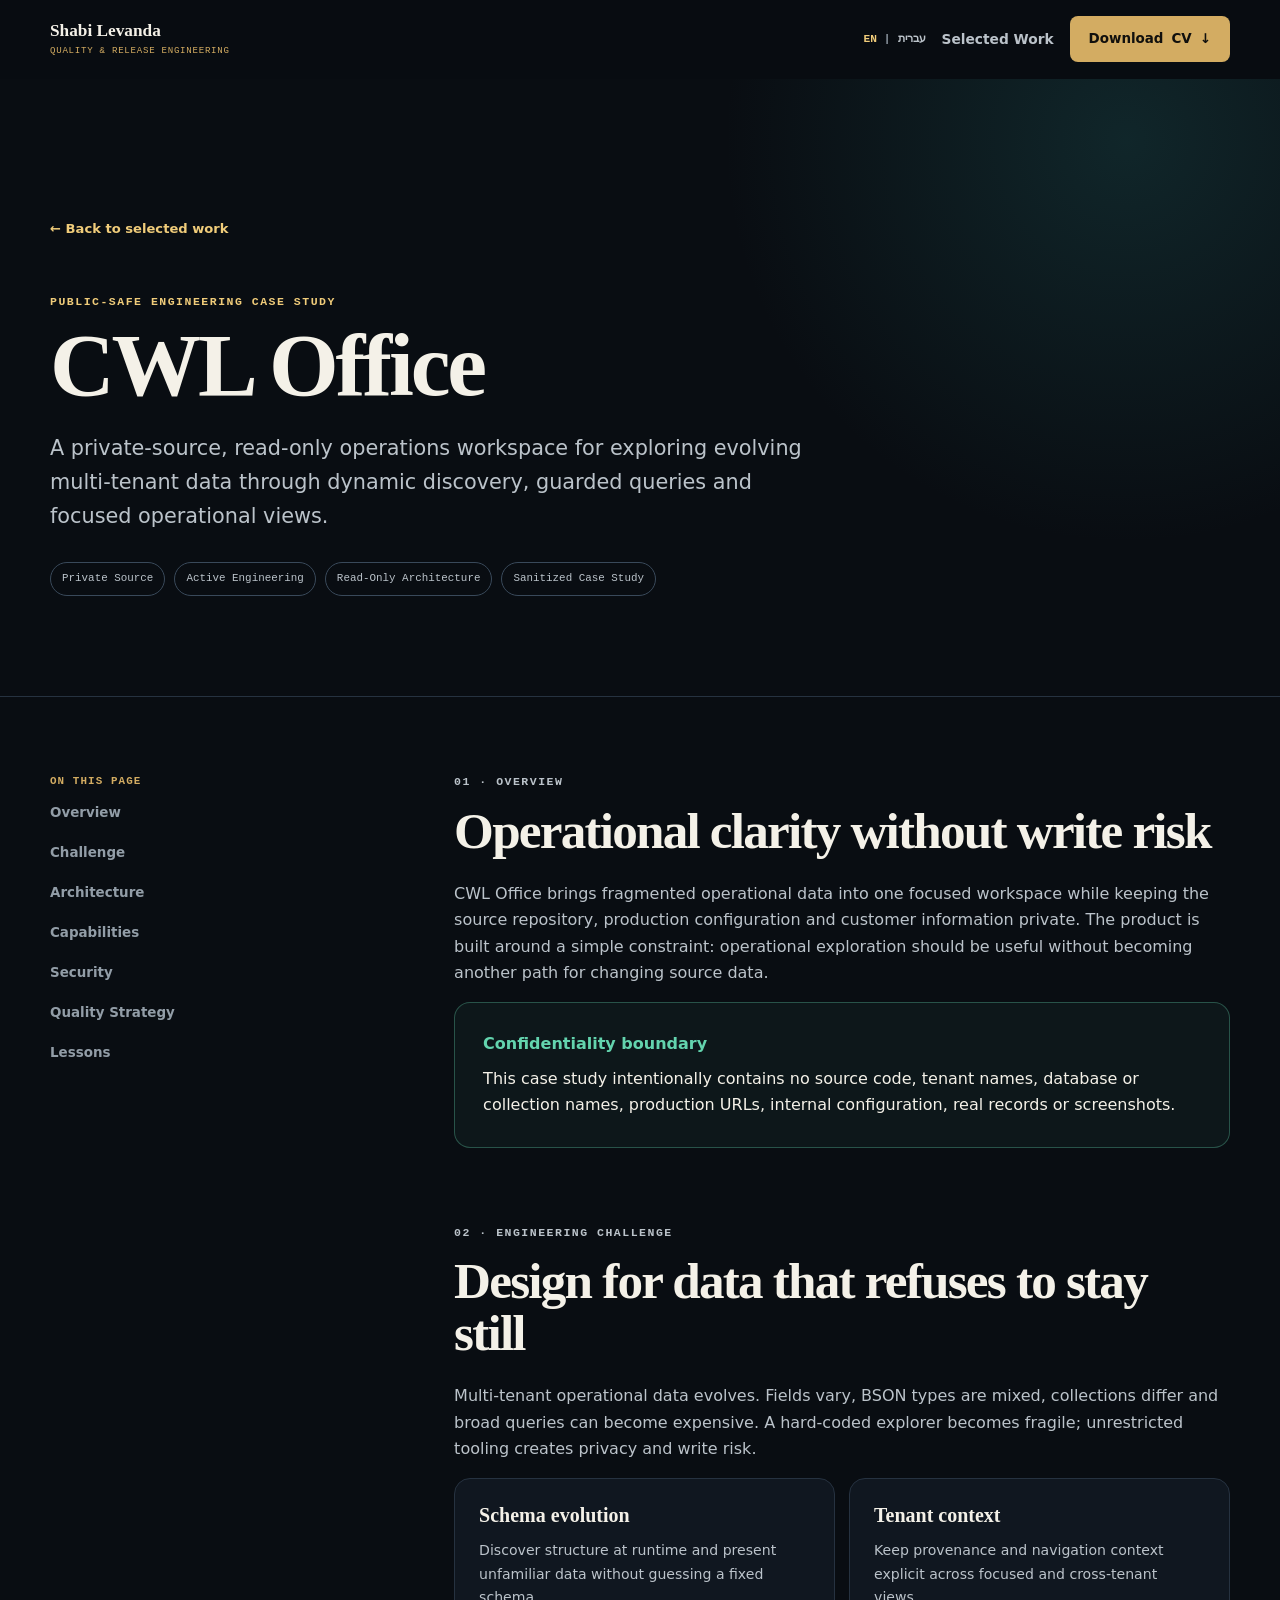
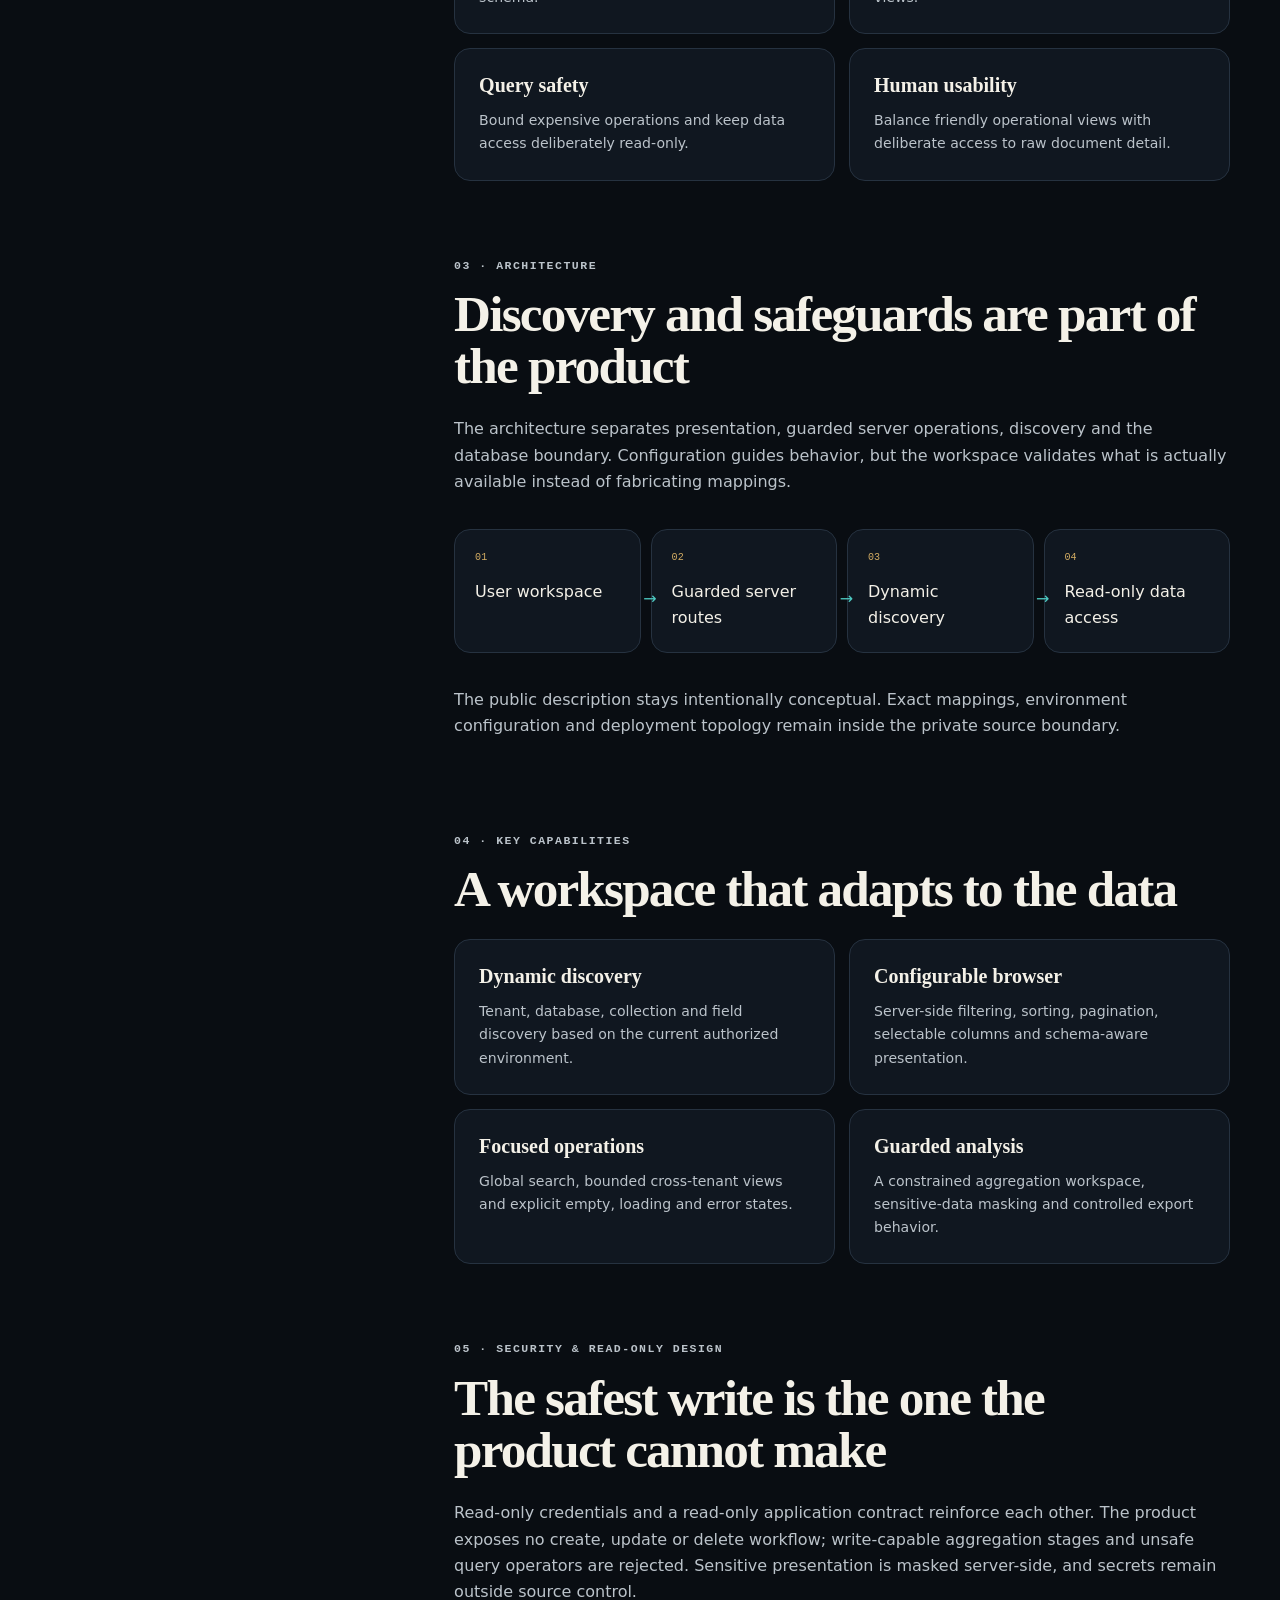
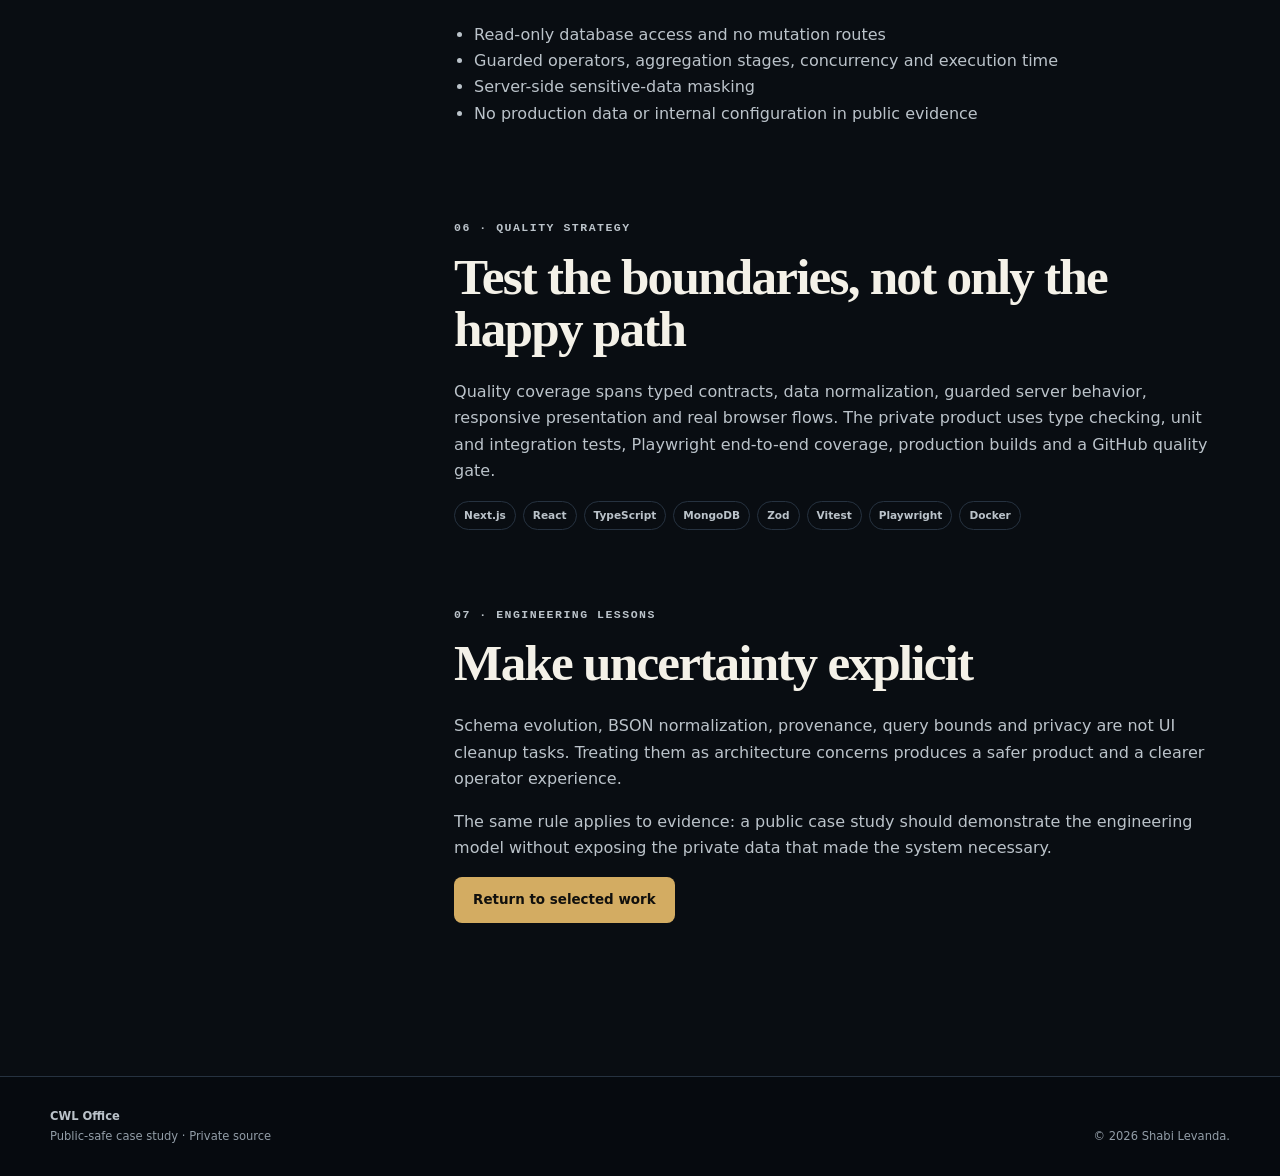
<file: projects/cwl-office/index.html>
<!doctype html>
<html lang="en" dir="ltr">
  <head>
    <meta charset="utf-8" />
    <meta name="viewport" content="width=device-width, initial-scale=1" />
    <title>CWL Office Case Study | Shabi Levanda</title>
    <meta
      name="description"
      content="A public-safe engineering case study of CWL Office, a private-source multi-tenant operations and data workspace."
    />
    <meta name="theme-color" content="#090d12" />
    <meta name="color-scheme" content="dark" />
    <link rel="alternate" hreflang="en" href="index.html" />
    <link rel="alternate" hreflang="he" href="../../he/projects/cwl-office/" />
    <link rel="alternate" hreflang="x-default" href="index.html" />
    <meta property="og:type" content="article" />
    <meta property="og:locale" content="en_US" />
    <meta property="og:locale:alternate" content="he_IL" />
    <meta property="og:title" content="CWL Office Case Study | Shabi Levanda" />
    <meta property="og:description" content="A public-safe case study of a private-source, read-only multi-tenant operations workspace." />
    <link rel="icon" href="../../assets/favicon.svg" type="image/svg+xml" />
    <link rel="stylesheet" href="../../styles.css" />
    <script src="../../script.js" defer></script>
  </head>
  <body class="case-study-page">
    <a class="skip-link" href="#main-content">Skip to main content</a>
    <header class="site-header" data-header>
      <div class="header-inner">
        <a class="brand" href="../../index.html#top" aria-label="Shabi Levanda portfolio, home">
          <span class="brand-name">Shabi Levanda</span>
          <span class="brand-role">Quality &amp; Release Engineering</span>
        </a>
        <div class="header-actions">
          <nav class="language-switch" aria-label="Language selection"><a href="index.html" hreflang="en" aria-current="page">EN</a><span aria-hidden="true">|</span><a href="../../he/projects/cwl-office/" hreflang="he" lang="he" dir="rtl">עברית</a></nav>
          <a class="icon-link" href="../../index.html#work">Selected Work</a>
          <a class="button button-primary header-cv" href="../../assets/cv/Shabi-Levanda-CV-EN.pdf" download
            ><span class="header-cv-label">Download </span>CV <span aria-hidden="true">↓</span></a
          >
        </div>
      </div>
    </header>

    <main id="main-content" tabindex="-1">
      <section class="case-study-header" aria-labelledby="case-study-title">
        <div class="shell">
          <a class="case-study-back" href="../../index.html#work">← Back to selected work</a>
          <p class="eyebrow">Public-safe engineering case study</p>
          <h1 id="case-study-title" class="case-study-title">CWL Office</h1>
          <p class="case-study-lead">
            A private-source, read-only operations workspace for exploring evolving multi-tenant data
            through dynamic discovery, guarded queries and focused operational views.
          </p>
          <ul class="case-study-meta" aria-label="CWL Office metadata">
            <li>Private Source</li><li>Active Engineering</li><li>Read-Only Architecture</li
            ><li>Sanitized Case Study</li>
          </ul>
        </div>
      </section>

      <section class="section">
        <div class="shell case-study-layout">
          <nav class="case-study-nav" aria-label="Case study sections">
            <p>On this page</p>
            <a href="#overview">Overview</a><a href="#challenge">Challenge</a
            ><a href="#architecture">Architecture</a><a href="#capabilities">Capabilities</a
            ><a href="#security">Security</a><a href="#quality">Quality Strategy</a
            ><a href="#lessons">Lessons</a>
          </nav>

          <div class="case-study-content">
            <section id="overview" aria-labelledby="overview-title">
              <p class="eyebrow">01 · Overview</p>
              <h2 id="overview-title">Operational clarity without write risk</h2>
              <p>
                CWL Office brings fragmented operational data into one focused workspace while keeping
                the source repository, production configuration and customer information private. The
                product is built around a simple constraint: operational exploration should be useful
                without becoming another path for changing source data.
              </p>
              <div class="privacy-callout">
                <strong>Confidentiality boundary</strong>
                This case study intentionally contains no source code, tenant names, database or
                collection names, production URLs, internal configuration, real records or screenshots.
              </div>
            </section>

            <section id="challenge" aria-labelledby="challenge-title">
              <p class="eyebrow">02 · Engineering challenge</p>
              <h2 id="challenge-title">Design for data that refuses to stay still</h2>
              <p>
                Multi-tenant operational data evolves. Fields vary, BSON types are mixed, collections
                differ and broad queries can become expensive. A hard-coded explorer becomes fragile;
                unrestricted tooling creates privacy and write risk.
              </p>
              <div class="case-study-grid">
                <article class="case-study-card"><h3>Schema evolution</h3><p>Discover structure at runtime and present unfamiliar data without guessing a fixed schema.</p></article>
                <article class="case-study-card"><h3>Tenant context</h3><p>Keep provenance and navigation context explicit across focused and cross-tenant views.</p></article>
                <article class="case-study-card"><h3>Query safety</h3><p>Bound expensive operations and keep data access deliberately read-only.</p></article>
                <article class="case-study-card"><h3>Human usability</h3><p>Balance friendly operational views with deliberate access to raw document detail.</p></article>
              </div>
            </section>

            <section id="architecture" aria-labelledby="architecture-title">
              <p class="eyebrow">03 · Architecture</p>
              <h2 id="architecture-title">Discovery and safeguards are part of the product</h2>
              <p>
                The architecture separates presentation, guarded server operations, discovery and the
                database boundary. Configuration guides behavior, but the workspace validates what is
                actually available instead of fabricating mappings.
              </p>
              <div class="architecture-flow" aria-label="Sanitized CWL Office architecture flow">
                <div><span>01</span>User workspace</div>
                <div><span>02</span>Guarded server routes</div>
                <div><span>03</span>Dynamic discovery</div>
                <div><span>04</span>Read-only data access</div>
              </div>
              <p>
                The public description stays intentionally conceptual. Exact mappings, environment
                configuration and deployment topology remain inside the private source boundary.
              </p>
            </section>

            <section id="capabilities" aria-labelledby="capabilities-title">
              <p class="eyebrow">04 · Key capabilities</p>
              <h2 id="capabilities-title">A workspace that adapts to the data</h2>
              <div class="case-study-grid">
                <article class="case-study-card"><h3>Dynamic discovery</h3><p>Tenant, database, collection and field discovery based on the current authorized environment.</p></article>
                <article class="case-study-card"><h3>Configurable browser</h3><p>Server-side filtering, sorting, pagination, selectable columns and schema-aware presentation.</p></article>
                <article class="case-study-card"><h3>Focused operations</h3><p>Global search, bounded cross-tenant views and explicit empty, loading and error states.</p></article>
                <article class="case-study-card"><h3>Guarded analysis</h3><p>A constrained aggregation workspace, sensitive-data masking and controlled export behavior.</p></article>
              </div>
            </section>

            <section id="security" aria-labelledby="security-title">
              <p class="eyebrow">05 · Security &amp; read-only design</p>
              <h2 id="security-title">The safest write is the one the product cannot make</h2>
              <p>
                Read-only credentials and a read-only application contract reinforce each other. The
                product exposes no create, update or delete workflow; write-capable aggregation stages
                and unsafe query operators are rejected. Sensitive presentation is masked server-side,
                and secrets remain outside source control.
              </p>
              <ul>
                <li>Read-only database access and no mutation routes</li>
                <li>Guarded operators, aggregation stages, concurrency and execution time</li>
                <li>Server-side sensitive-data masking</li>
                <li>No production data or internal configuration in public evidence</li>
              </ul>
            </section>

            <section id="quality" aria-labelledby="quality-title">
              <p class="eyebrow">06 · Quality strategy</p>
              <h2 id="quality-title">Test the boundaries, not only the happy path</h2>
              <p>
                Quality coverage spans typed contracts, data normalization, guarded server behavior,
                responsive presentation and real browser flows. The private product uses type checking,
                unit and integration tests, Playwright end-to-end coverage, production builds and a
                GitHub quality gate.
              </p>
              <div class="tag-list" aria-label="CWL Office technology and quality tools">
                <span>Next.js</span><span>React</span><span>TypeScript</span><span>MongoDB</span
                ><span>Zod</span><span>Vitest</span><span>Playwright</span><span>Docker</span>
              </div>
            </section>

            <section id="lessons" aria-labelledby="lessons-title">
              <p class="eyebrow">07 · Engineering lessons</p>
              <h2 id="lessons-title">Make uncertainty explicit</h2>
              <p>
                Schema evolution, BSON normalization, provenance, query bounds and privacy are not UI
                cleanup tasks. Treating them as architecture concerns produces a safer product and a
                clearer operator experience.
              </p>
              <p>
                The same rule applies to evidence: a public case study should demonstrate the
                engineering model without exposing the private data that made the system necessary.
              </p>
              <a class="button button-primary" href="../../index.html#work">Return to selected work</a>
            </section>
          </div>
        </div>
      </section>
    </main>

    <footer class="site-footer">
      <div class="shell footer-inner">
        <p><strong>CWL Office</strong><br />Public-safe case study · Private source</p>
        <p>© <span data-year>2026</span> Shabi Levanda.</p>
      </div>
    </footer>
  </body>
</html>
</file>
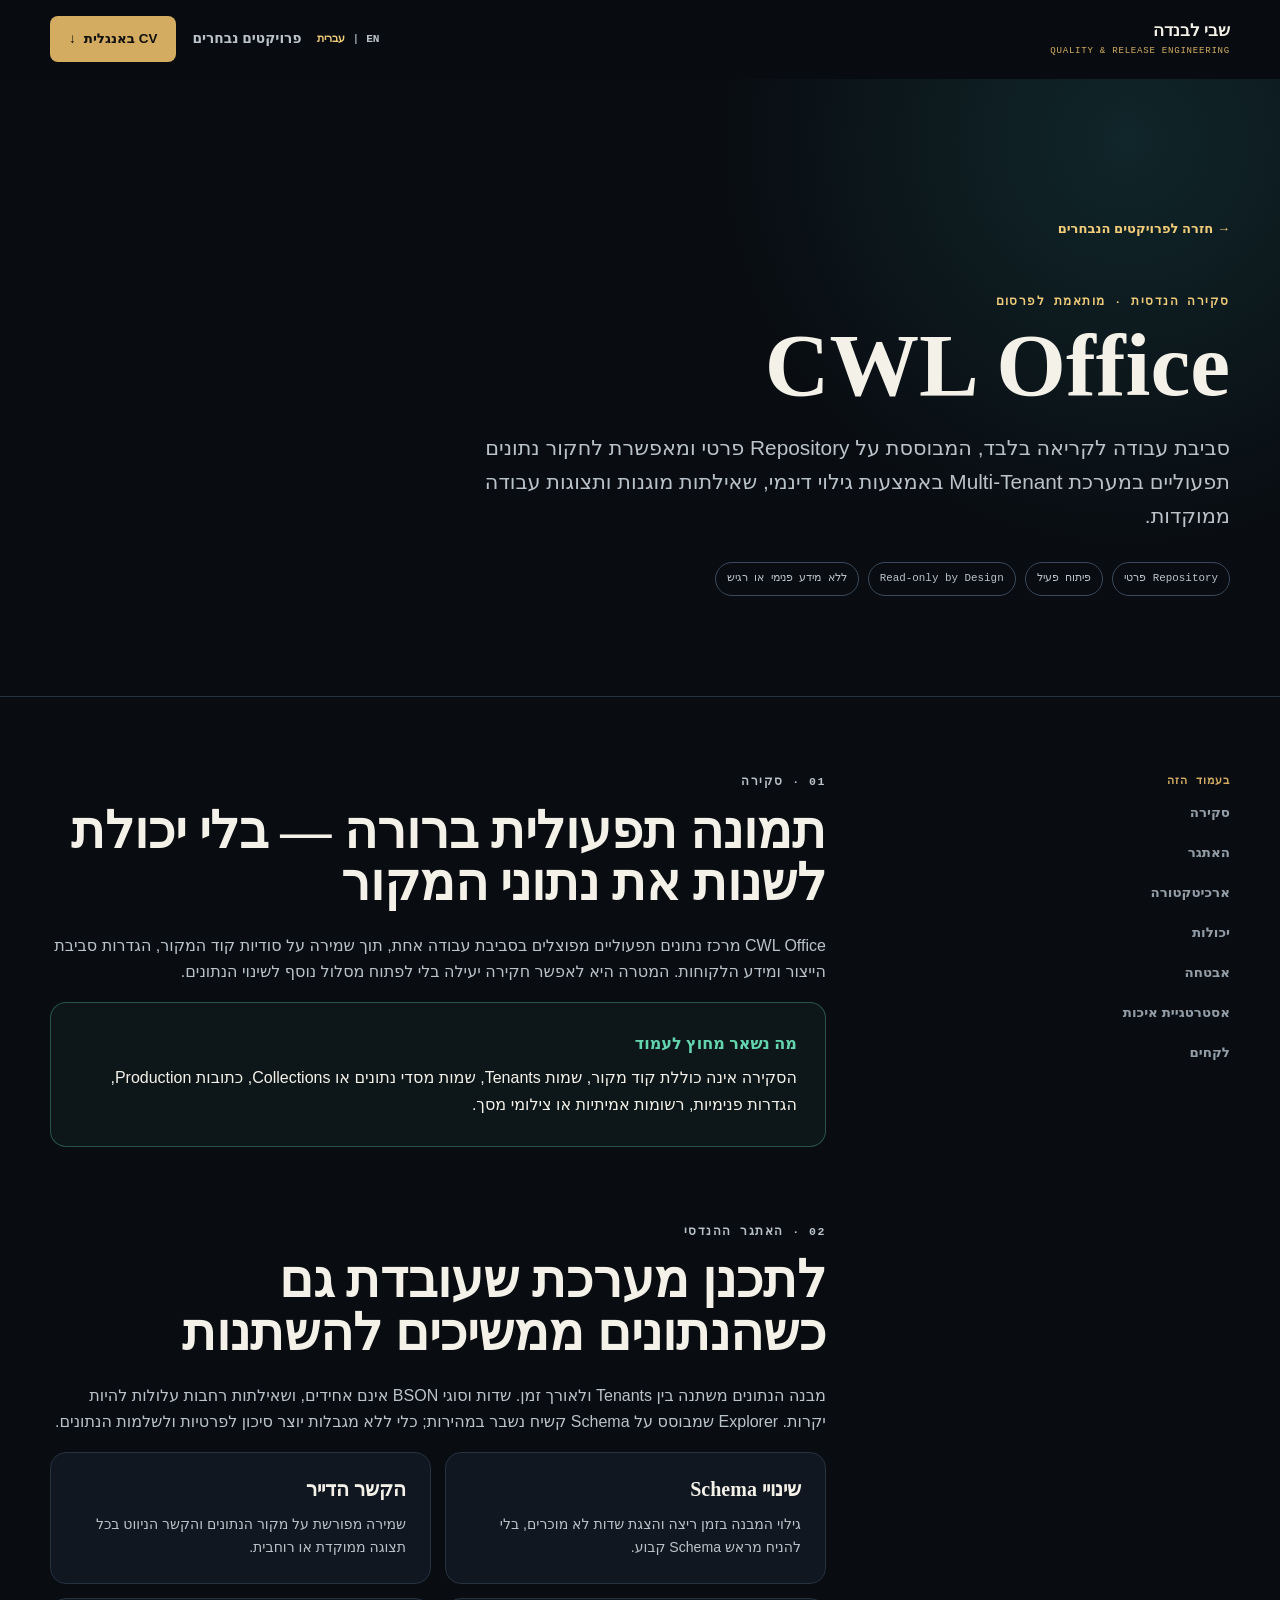
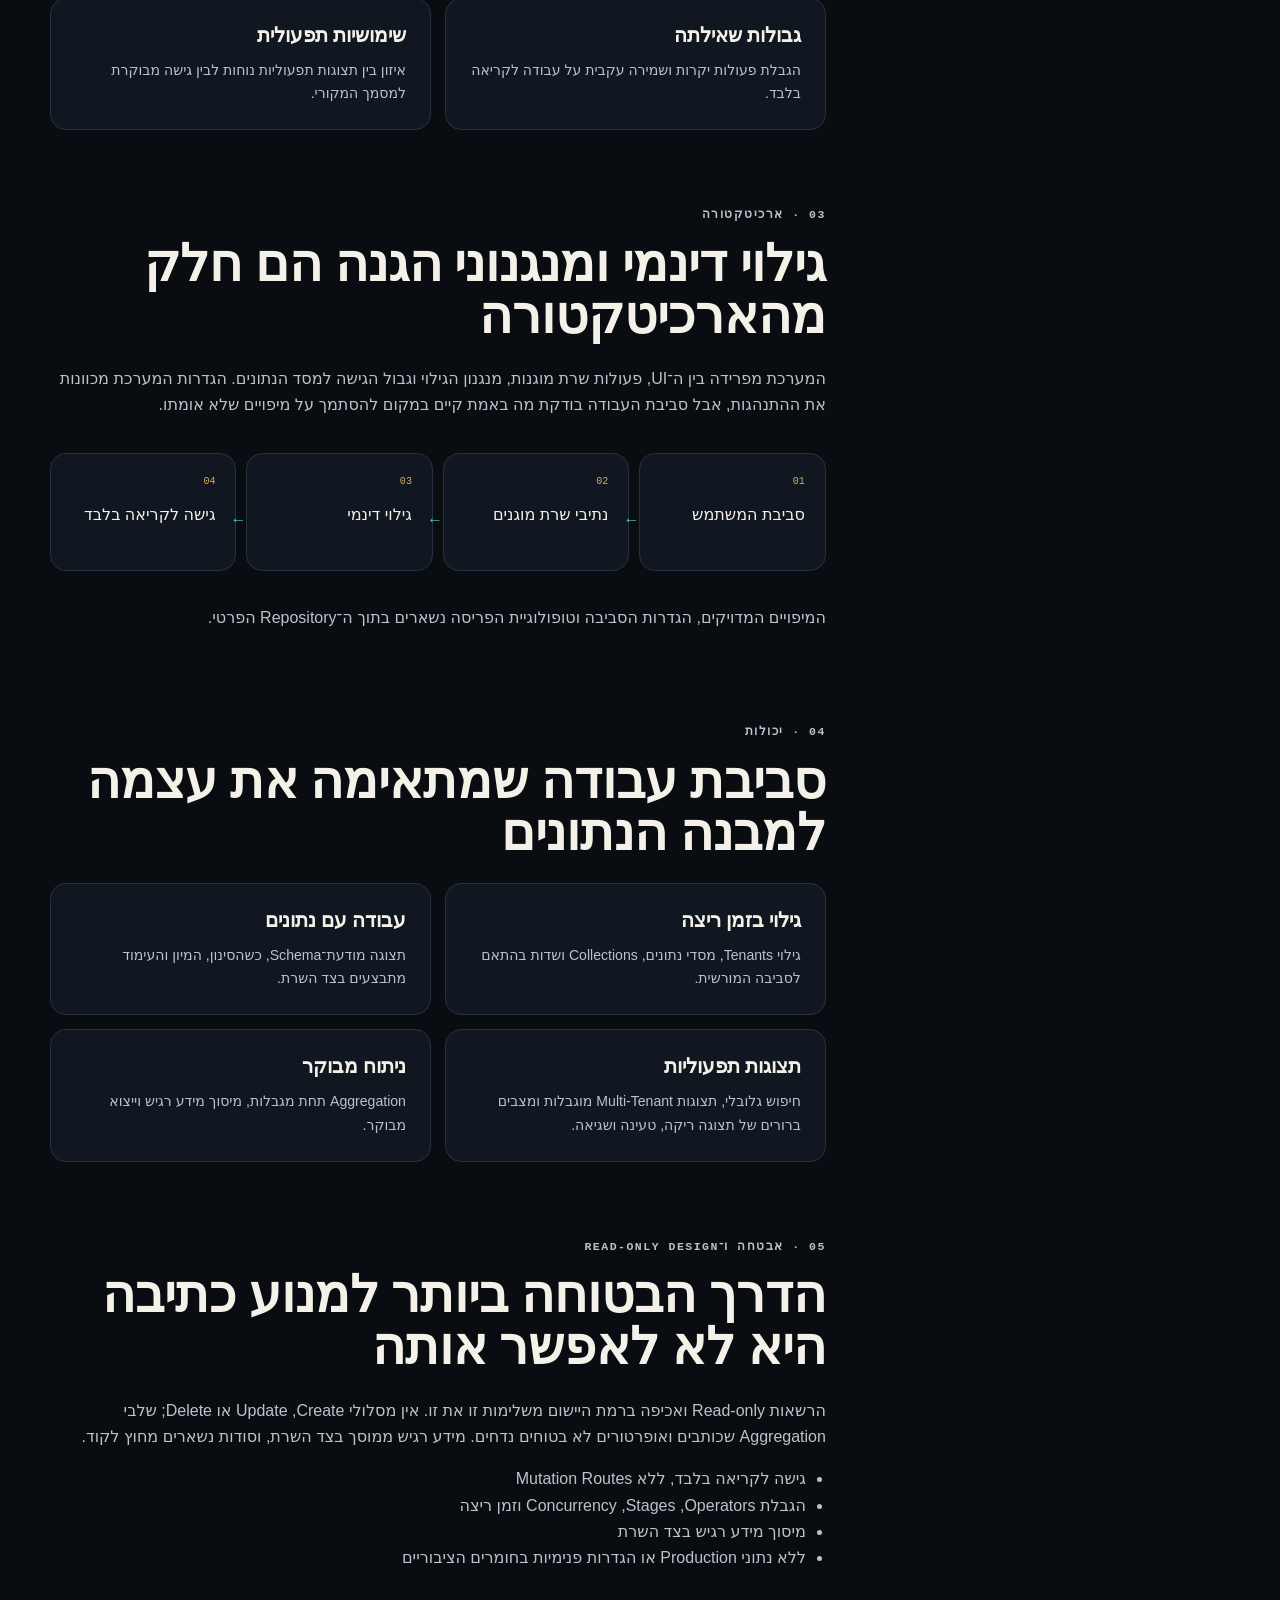
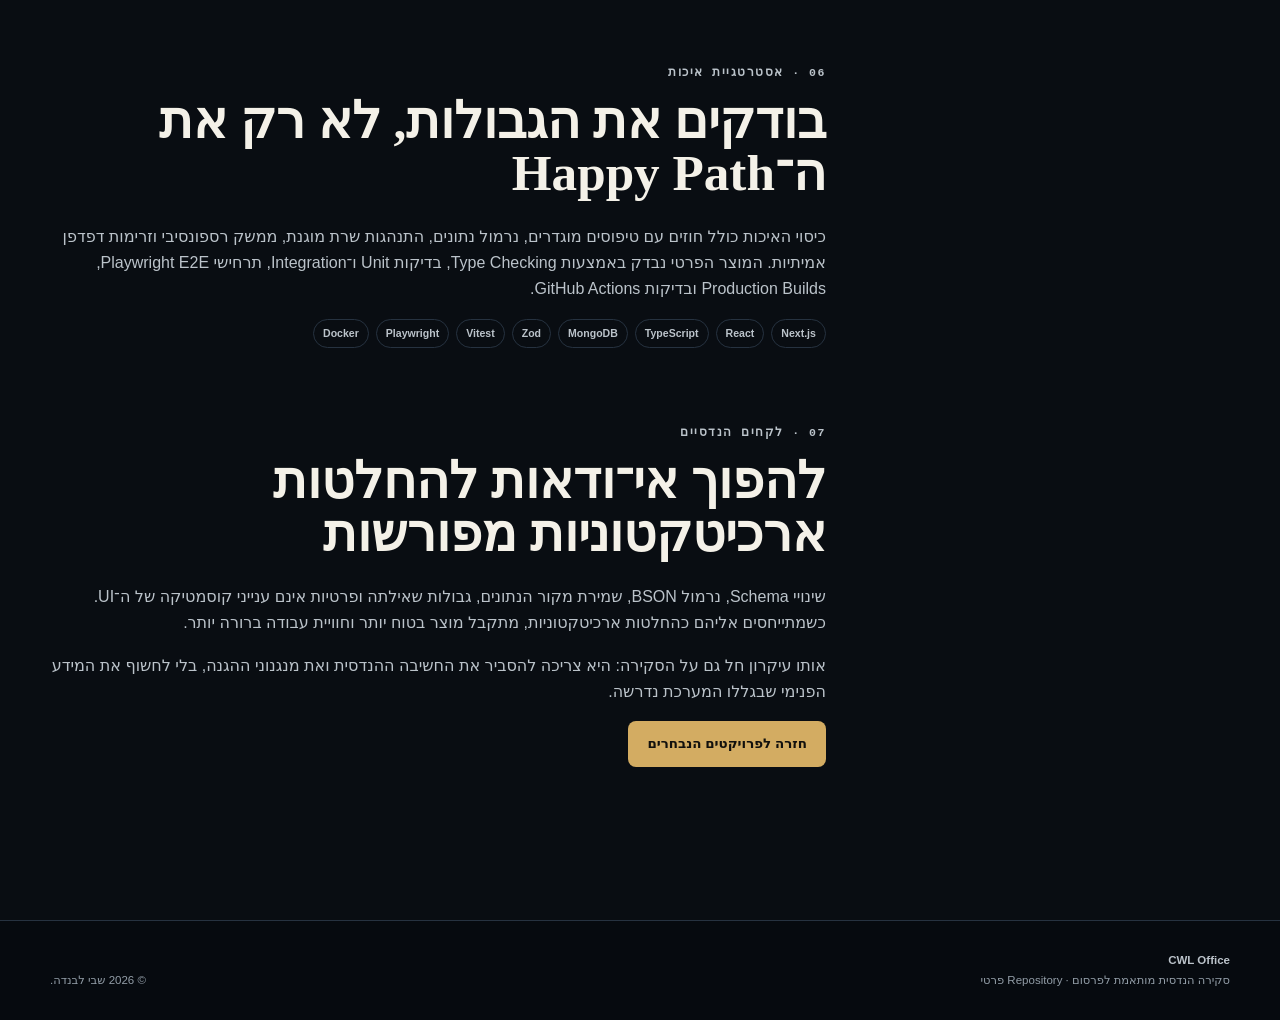
<file: he/projects/cwl-office/index.html>
<!doctype html>
<html lang="he" dir="rtl">
  <head>
    <meta charset="utf-8" />
    <meta name="viewport" content="width=device-width, initial-scale=1" />
    <title>CWL Office | סקירה הנדסית מותאמת לפרסום | שבי לבנדה</title>
    <meta name="description" content="סקירה הנדסית מותאמת לפרסום של CWL Office — סביבת עבודה לקריאה בלבד עבור נתונים תפעוליים במערכת Multi‑Tenant. קוד המקור נשאר פרטי." />
    <meta name="theme-color" content="#090d12" />
    <meta name="color-scheme" content="dark" />
    <link rel="alternate" hreflang="en" href="../../../projects/cwl-office/" />
    <link rel="alternate" hreflang="he" href="index.html" />
    <link rel="alternate" hreflang="x-default" href="../../../projects/cwl-office/" />
    <meta property="og:type" content="article" />
    <meta property="og:locale" content="he_IL" />
    <meta property="og:locale:alternate" content="en_US" />
    <meta property="og:title" content="CWL Office | סקירה הנדסית מותאמת לפרסום" />
    <meta property="og:description" content="סביבת עבודה לקריאה בלבד עבור נתונים במערכת Multi‑Tenant, הכוללת גילוי דינמי, שאילתות מוגנות ותצוגות תפעוליות." />
    <link rel="icon" href="../../../assets/favicon.svg" type="image/svg+xml" />
    <link rel="stylesheet" href="../../../styles.css" />
    <script src="../../../script.js" defer></script>
  </head>
  <body class="case-study-page">
    <a class="skip-link" href="#main-content">דילוג לתוכן הראשי</a>
    <header class="site-header" data-header><div class="header-inner">
      <a class="brand" href="../../index.html#top" aria-label="תיק הפרויקטים של שבי לבנדה, דף הבית"><span class="brand-name">שבי לבנדה</span><span class="brand-role">Quality &amp; Release Engineering</span></a>
      <div class="header-actions"><nav class="language-switch" aria-label="בחירת שפה"><a href="../../../projects/cwl-office/" hreflang="en" lang="en" dir="ltr">EN</a><span aria-hidden="true">|</span><a href="index.html" hreflang="he" aria-current="page">עברית</a></nav><a class="icon-link" href="../../index.html#work">פרויקטים נבחרים</a><a class="button button-primary header-cv" href="../../../assets/cv/Shabi-Levanda-CV-EN.pdf" download aria-label="הורדת קורות החיים באנגלית"><span class="header-cv-label">CV באנגלית </span><span class="header-cv-compact" aria-hidden="true">CV EN </span><span aria-hidden="true">↓</span></a></div>
    </div></header>
    <main id="main-content" tabindex="-1">
      <section class="case-study-header" aria-labelledby="case-study-title"><div class="shell"><a class="case-study-back" href="../../index.html#work">→ חזרה לפרויקטים הנבחרים</a><p class="eyebrow">סקירה הנדסית · מותאמת לפרסום</p><h1 id="case-study-title" class="case-study-title"><bdi>CWL Office</bdi></h1><p class="case-study-lead">סביבת עבודה לקריאה בלבד, המבוססת על <bdi dir="ltr">Repository</bdi> פרטי ומאפשרת לחקור נתונים תפעוליים במערכת <bdi dir="ltr">Multi&#8209;Tenant</bdi> באמצעות גילוי דינמי, שאילתות מוגנות ותצוגות עבודה ממוקדות.</p><ul class="case-study-meta" aria-label="פרטי הפרויקט CWL Office"><li><bdi dir="ltr">Repository</bdi> פרטי</li><li>פיתוח פעיל</li><li><bdi dir="ltr">Read-only by Design</bdi></li><li>ללא מידע פנימי או רגיש</li></ul></div></section>
      <section class="section"><div class="shell case-study-layout">
        <nav class="case-study-nav" aria-label="ניווט בפרקי הסקירה ההנדסית"><p>בעמוד הזה</p><a href="#overview">סקירה</a><a href="#challenge">האתגר</a><a href="#architecture">ארכיטקטורה</a><a href="#capabilities">יכולות</a><a href="#security">אבטחה</a><a href="#quality">אסטרטגיית איכות</a><a href="#lessons">לקחים</a></nav>
        <div class="case-study-content">
          <section id="overview" aria-labelledby="overview-title"><p class="eyebrow">01 · סקירה</p><h2 id="overview-title">תמונה תפעולית ברורה — בלי יכולת לשנות את נתוני המקור</h2><p><bdi>CWL Office</bdi> מרכז נתונים תפעוליים מפוצלים בסביבת עבודה אחת, תוך שמירה על סודיות קוד המקור, הגדרות סביבת הייצור ומידע הלקוחות. המטרה היא לאפשר חקירה יעילה בלי לפתוח מסלול נוסף לשינוי הנתונים.</p><div class="privacy-callout"><strong>מה נשאר מחוץ לעמוד</strong>הסקירה אינה כוללת קוד מקור, שמות <bdi dir="ltr">Tenants</bdi>, שמות מסדי נתונים או <bdi dir="ltr">Collections</bdi>, כתובות <bdi dir="ltr">Production</bdi>, הגדרות פנימיות, רשומות אמיתיות או צילומי מסך.</div></section>
          <section id="challenge" aria-labelledby="challenge-title"><p class="eyebrow">02 · האתגר ההנדסי</p><h2 id="challenge-title">לתכנן מערכת שעובדת גם כשהנתונים ממשיכים להשתנות</h2><p>מבנה הנתונים משתנה בין <bdi dir="ltr">Tenants</bdi> ולאורך זמן. שדות וסוגי <bdi dir="ltr">BSON</bdi> אינם אחידים, ושאילתות רחבות עלולות להיות יקרות. <bdi dir="ltr">Explorer</bdi> שמבוסס על <bdi dir="ltr">Schema</bdi> קשיח נשבר במהירות; כלי ללא מגבלות יוצר סיכון לפרטיות ולשלמות הנתונים.</p><div class="case-study-grid"><article class="case-study-card"><h3>שינויי <bdi dir="ltr">Schema</bdi></h3><p>גילוי המבנה בזמן ריצה והצגת שדות לא מוכרים, בלי להניח מראש <bdi dir="ltr">Schema</bdi> קבוע.</p></article><article class="case-study-card"><h3>הקשר הדייר</h3><p>שמירה מפורשת על מקור הנתונים והקשר הניווט בכל תצוגה ממוקדת או רוחבית.</p></article><article class="case-study-card"><h3>גבולות שאילתה</h3><p>הגבלת פעולות יקרות ושמירה עקבית על עבודה לקריאה בלבד.</p></article><article class="case-study-card"><h3>שימושיות תפעולית</h3><p>איזון בין תצוגות תפעוליות נוחות לבין גישה מבוקרת למסמך המקורי.</p></article></div></section>
          <section id="architecture" aria-labelledby="architecture-title"><p class="eyebrow">03 · ארכיטקטורה</p><h2 id="architecture-title">גילוי דינמי ומנגנוני הגנה הם חלק מהארכיטקטורה</h2><p>המערכת מפרידה בין ה־<bdi dir="ltr">UI</bdi>, פעולות שרת מוגנות, מנגנון הגילוי וגבול הגישה למסד הנתונים. הגדרות המערכת מכוונות את ההתנהגות, אבל סביבת העבודה בודקת מה באמת קיים במקום להסתמך על מיפויים שלא אומתו.</p><div class="architecture-flow" aria-label="תרשים ארכיטקטורה כללי של CWL Office"><div><span>01</span>סביבת המשתמש</div><div><span>02</span>נתיבי שרת מוגנים</div><div><span>03</span>גילוי דינמי</div><div><span>04</span>גישה לקריאה בלבד</div></div><p>המיפויים המדויקים, הגדרות הסביבה וטופולוגיית הפריסה נשארים בתוך ה־<bdi dir="ltr">Repository</bdi> הפרטי.</p></section>
          <section id="capabilities" aria-labelledby="capabilities-title"><p class="eyebrow">04 · יכולות</p><h2 id="capabilities-title">סביבת עבודה שמתאימה את עצמה למבנה הנתונים</h2><div class="case-study-grid"><article class="case-study-card"><h3>גילוי בזמן ריצה</h3><p>גילוי <bdi dir="ltr">Tenants</bdi>, מסדי נתונים, <bdi dir="ltr">Collections</bdi> ושדות בהתאם לסביבה המורשית.</p></article><article class="case-study-card"><h3>עבודה עם נתונים</h3><p>תצוגה מודעת־<bdi dir="ltr">Schema</bdi>, כשהסינון, המיון והעימוד מתבצעים בצד השרת.</p></article><article class="case-study-card"><h3>תצוגות תפעוליות</h3><p>חיפוש גלובלי, תצוגות <bdi dir="ltr">Multi&#8209;Tenant</bdi> מוגבלות ומצבים ברורים של תצוגה ריקה, טעינה ושגיאה.</p></article><article class="case-study-card"><h3>ניתוח מבוקר</h3><p><bdi dir="ltr">Aggregation</bdi> תחת מגבלות, מיסוך מידע רגיש וייצוא מבוקר.</p></article></div></section>
          <section id="security" aria-labelledby="security-title"><p class="eyebrow">05 · אבטחה ו־<bdi dir="ltr">Read-only Design</bdi></p><h2 id="security-title">הדרך הבטוחה ביותר למנוע כתיבה היא לא לאפשר אותה</h2><p>הרשאות <bdi dir="ltr">Read-only</bdi> ואכיפה ברמת היישום משלימות זו את זו. אין מסלולי <bdi dir="ltr">Create</bdi>, <bdi dir="ltr">Update</bdi> או <bdi dir="ltr">Delete</bdi>; שלבי <bdi dir="ltr">Aggregation</bdi> שכותבים ואופרטורים לא בטוחים נדחים. מידע רגיש ממוסך בצד השרת, וסודות נשארים מחוץ לקוד.</p><ul><li>גישה לקריאה בלבד, ללא <bdi dir="ltr">Mutation Routes</bdi></li><li>הגבלת <bdi dir="ltr">Operators</bdi>, <bdi dir="ltr">Stages</bdi>, <bdi dir="ltr">Concurrency</bdi> וזמן ריצה</li><li>מיסוך מידע רגיש בצד השרת</li><li>ללא נתוני <bdi dir="ltr">Production</bdi> או הגדרות פנימיות בחומרים הציבוריים</li></ul></section>
          <section id="quality" aria-labelledby="quality-title"><p class="eyebrow">06 · אסטרטגיית איכות</p><h2 id="quality-title">בודקים את הגבולות, לא רק את ה־<bdi dir="ltr">Happy Path</bdi></h2><p>כיסוי האיכות כולל חוזים עם טיפוסים מוגדרים, נרמול נתונים, התנהגות שרת מוגנת, ממשק רספונסיבי וזרימות דפדפן אמיתיות. המוצר הפרטי נבדק באמצעות <bdi dir="ltr">Type Checking</bdi>, בדיקות <bdi dir="ltr">Unit</bdi> ו־<bdi dir="ltr">Integration</bdi>, תרחישי <bdi dir="ltr">Playwright E2E</bdi>, <bdi dir="ltr">Production Builds</bdi> ובדיקות <bdi dir="ltr">GitHub Actions</bdi>.</p><div class="tag-list" aria-label="הטכנולוגיות וכלי האיכות של CWL Office"><span>Next.js</span><span>React</span><span>TypeScript</span><span>MongoDB</span><span>Zod</span><span>Vitest</span><span>Playwright</span><span>Docker</span></div></section>
          <section id="lessons" aria-labelledby="lessons-title"><p class="eyebrow">07 · לקחים הנדסיים</p><h2 id="lessons-title">להפוך אי־ודאות להחלטות ארכיטקטוניות מפורשות</h2><p>שינויי <bdi dir="ltr">Schema</bdi>, נרמול <bdi dir="ltr">BSON</bdi>, שמירת מקור הנתונים, גבולות שאילתה ופרטיות אינם ענייני קוסמטיקה של ה־<bdi dir="ltr">UI</bdi>. כשמתייחסים אליהם כהחלטות ארכיטקטוניות, מתקבל מוצר בטוח יותר וחוויית עבודה ברורה יותר.</p><p>אותו עיקרון חל גם על הסקירה: היא צריכה להסביר את החשיבה ההנדסית ואת מנגנוני ההגנה, בלי לחשוף את המידע הפנימי שבגללו המערכת נדרשה.</p><a class="button button-primary" href="../../index.html#work">חזרה לפרויקטים הנבחרים</a></section>
        </div>
      </div></section>
    </main>
    <footer class="site-footer"><div class="shell footer-inner"><p><strong><bdi>CWL Office</bdi></strong><br />סקירה הנדסית מותאמת לפרסום · <bdi dir="ltr">Repository</bdi> פרטי</p><p>© <span data-year>2026</span> שבי לבנדה.</p></div></footer>
  </body>
</html>
</file>
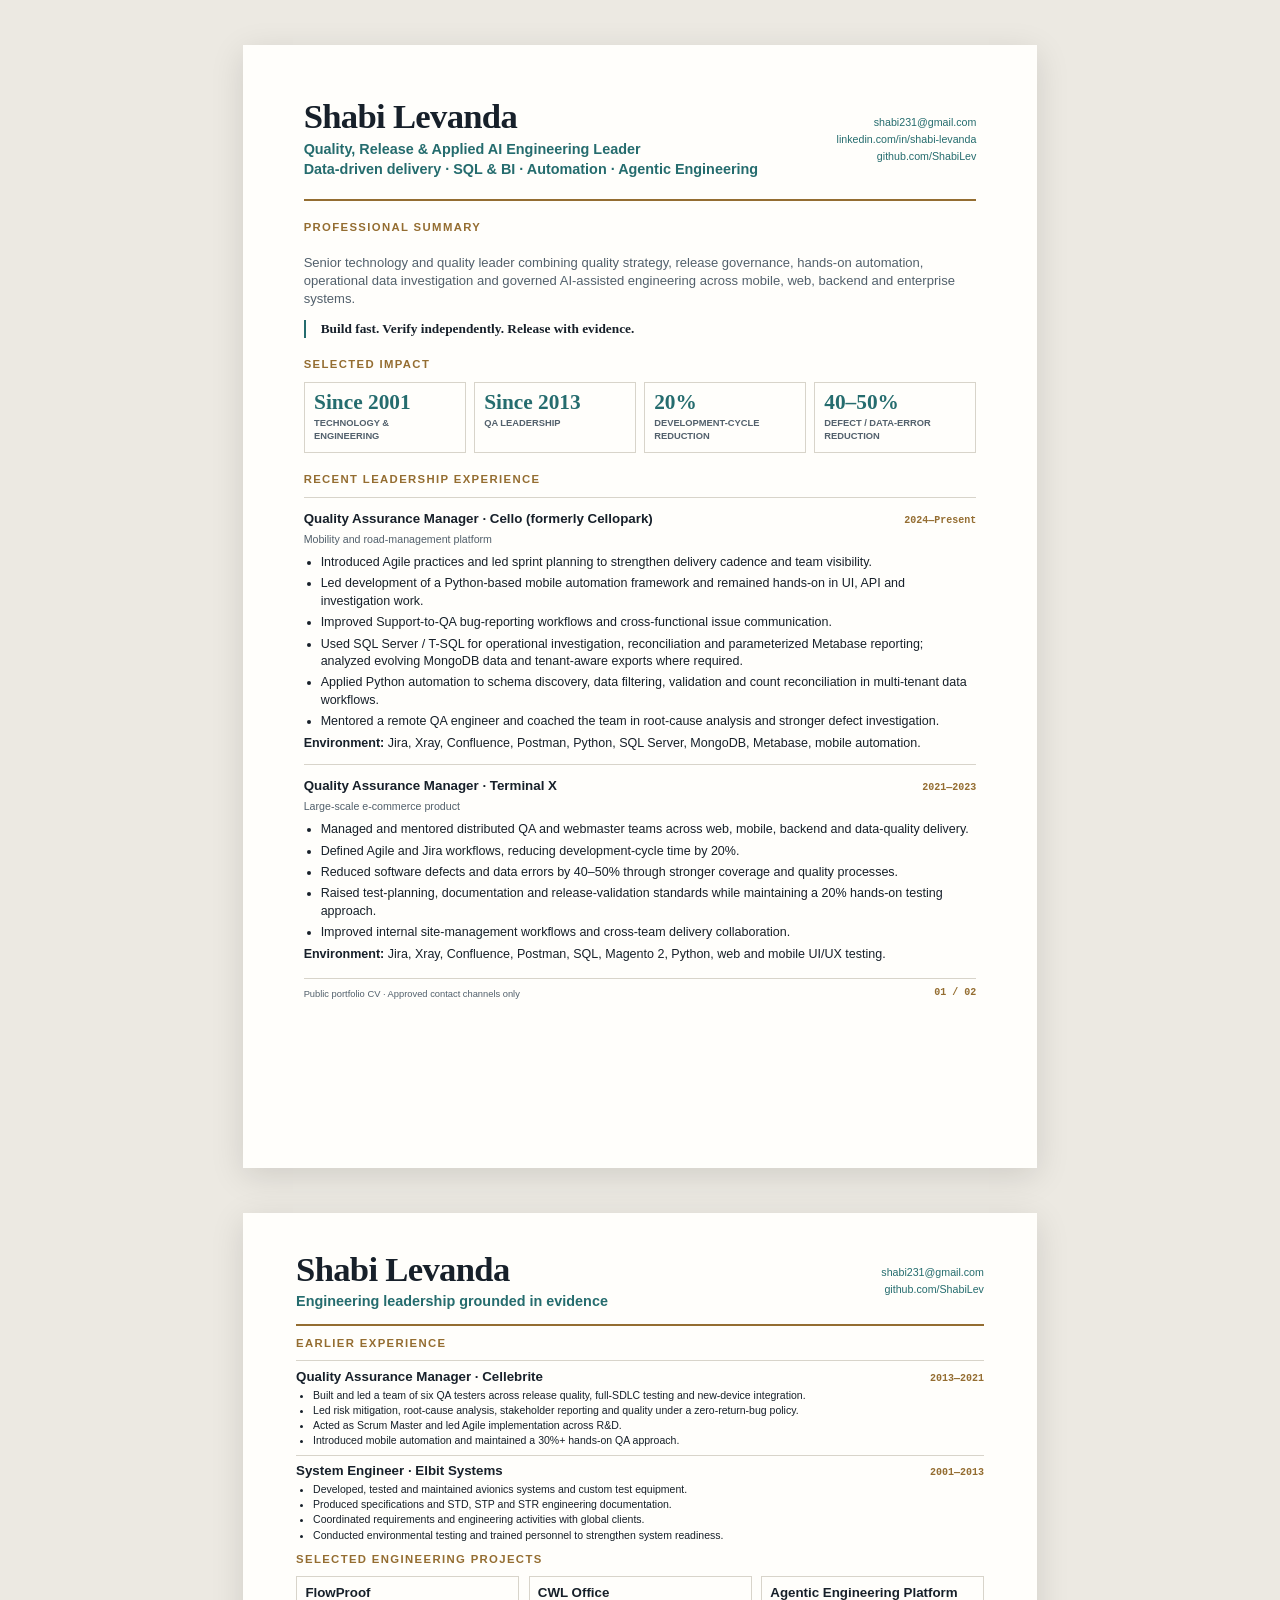
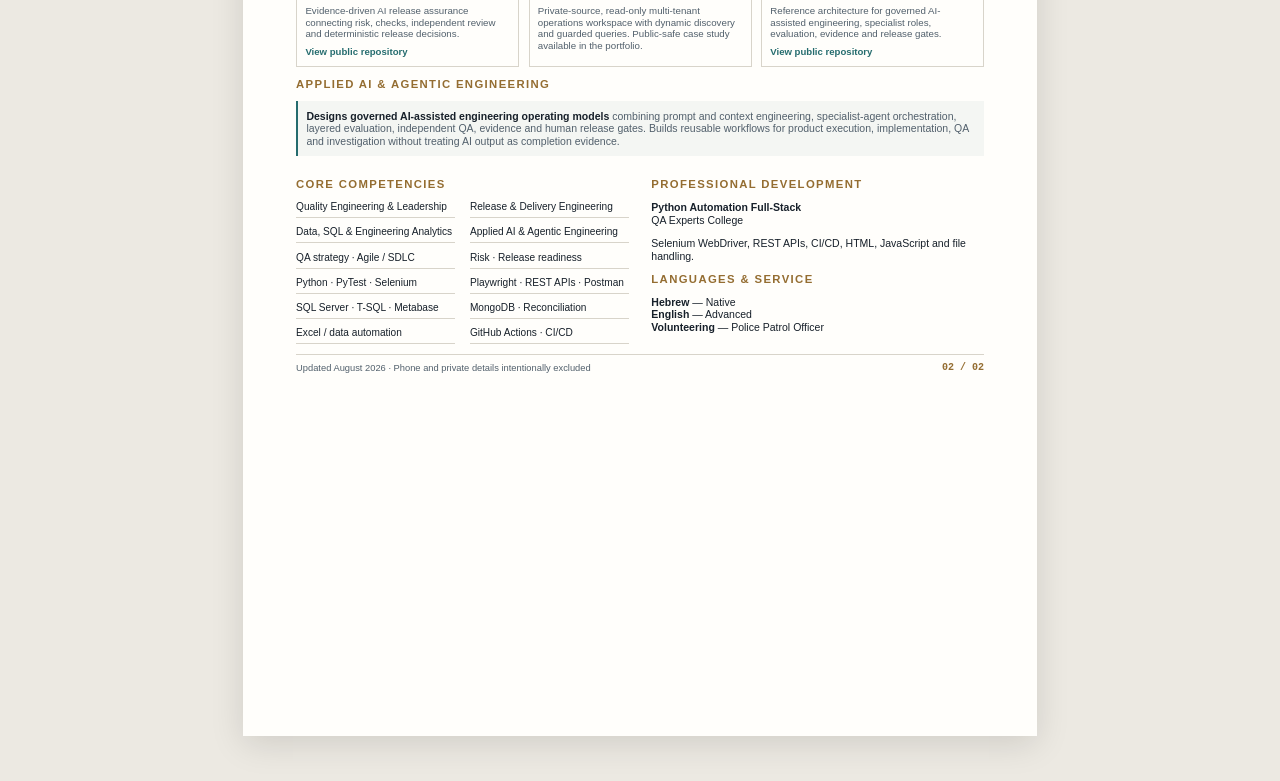
<file: assets/cv/Shabi-Levanda-CV-EN.html>
<!doctype html>
<html lang="en" dir="ltr">
  <head>
    <meta charset="utf-8" />
    <meta name="viewport" content="width=device-width, initial-scale=1" />
    <title>Shabi Levanda — Curriculum Vitae</title>
    <style>
      :root { --ink:#17202a; --muted:#52606c; --gold:#946d31; --teal:#256c6e; --line:#d8d4ca; --paper:#fffefb; }
      * { box-sizing:border-box; }
      body { margin:0; background:#ece9e2; color:var(--ink); font:9.4pt/1.38 Aptos,"Segoe UI",Arial,sans-serif; }
      a { color:var(--teal); text-decoration:none; }
      .page { width:210mm; min-height:297mm; margin:12mm auto; padding:14mm 16mm 12mm; background:var(--paper); box-shadow:0 8px 32px rgb(0 0 0 / 12%); }
      header { display:grid; grid-template-columns:1fr auto; gap:12mm; padding-bottom:5mm; border-bottom:2px solid var(--gold); }
      h1,h2,h3,p { margin-top:0; }
      h1 { margin-bottom:1.5mm; font:700 26pt/1.05 Georgia,"Times New Roman",serif; letter-spacing:-.02em; }
      .positioning { margin:0; color:var(--teal); font-size:10.8pt; font-weight:700; }
      .contact { align-self:center; color:var(--muted); font-size:8pt; line-height:1.6; text-align:right; }
      .page-number { color:var(--gold); font:700 7.5pt/1 Consolas,monospace; }
      .summary { margin:5mm 0 0; color:var(--muted); font-size:9.8pt; }
      .principle { margin:3mm 0 0; padding-left:4mm; border-left:2px solid var(--teal); font:600 10pt/1.35 Georgia,"Times New Roman",serif; }
      section { margin-top:5mm; }
      h2 { margin-bottom:2.5mm; color:var(--gold); font-size:8.5pt; letter-spacing:.12em; text-transform:uppercase; }
      h3 { margin-bottom:1mm; font-size:10pt; }
      .metrics { display:grid; grid-template-columns:repeat(4,1fr); gap:2mm; }
      .metric { padding:2.5mm; border:1px solid var(--line); }
      .metric strong { display:block; color:var(--teal); font:700 16pt/1 Georgia,"Times New Roman",serif; }
      .metric span { display:block; margin-top:1mm; color:var(--muted); font-size:7pt; font-weight:700; text-transform:uppercase; }
      .role { break-inside:avoid; margin-top:3mm; padding-top:3mm; border-top:1px solid var(--line); }
      .role:first-of-type { margin-top:0; }
      .role-head { display:flex; align-items:baseline; justify-content:space-between; gap:8mm; }
      .role-head p { margin:0; color:var(--gold); font:700 7.5pt/1.3 Consolas,monospace; white-space:nowrap; }
      .role-subtitle { margin:0 0 2mm; color:var(--muted); font-size:8pt; }
      ul { margin:0; padding-left:4.5mm; }
      li { margin-bottom:1.1mm; }
      .two-column { display:grid; grid-template-columns:1fr 1fr; gap:6mm; }
      .project-grid { display:grid; grid-template-columns:repeat(3,1fr); gap:2.5mm; }
      .project { padding:3mm; border:1px solid var(--line); break-inside:avoid; }
      .project p { margin:0; color:var(--muted); font-size:7.8pt; }
      .project a { display:inline-block; margin-top:1.5mm; font-size:7.2pt; font-weight:700; }
      .compact-list { display:grid; grid-template-columns:1fr 1fr; gap:1.5mm 4mm; margin:0; padding:0; list-style:none; }
      .compact-list li { padding-bottom:1.5mm; border-bottom:1px solid var(--line); font-size:8pt; }
      .ai-note { padding:3mm; border-left:2px solid var(--teal); background:#f4f6f3; color:var(--muted); }
      .ai-note strong { color:var(--ink); }
      footer { margin-top:4mm; padding-top:2.5mm; border-top:1px solid var(--line); color:var(--muted); font-size:7pt; display:flex; justify-content:space-between; }
      .page-secondary { font-size:7.9pt; line-height:1.2; padding:10mm 14mm 10mm; }
      .page-secondary header { padding-bottom:3.5mm; }
      .page-secondary section { margin-top:3.1mm; }
      .page-secondary .role { margin-top:2mm; padding-top:2mm; }
      .page-secondary li { margin-bottom:.7mm; }
      .page-secondary .project { padding:2.2mm; }
      .page-secondary .project p { font-size:7.3pt; }
      .page-secondary .ai-note { padding:2.2mm; }
      .page-secondary .compact-list li { padding-bottom:1mm; font-size:7.6pt; }
      .page-secondary footer { margin-top:2mm; padding-top:2mm; }
      @page { size:A4; margin:0; }
      @media print {
        body { background:var(--paper); print-color-adjust:exact; -webkit-print-color-adjust:exact; }
        .page { width:210mm; height:297mm; min-height:0; margin:0; overflow:hidden; box-shadow:none; break-after:page; }
        .page:last-child { break-after:auto; }
      }
      @media (max-width:800px) { .page { width:100%; min-height:auto; margin:0; padding:28px 22px; } header,.two-column { grid-template-columns:1fr; } .contact { text-align:left; } .metrics,.project-grid { grid-template-columns:repeat(2,1fr); } }
    </style>
  </head>
  <body>
    <main>
      <article class="page" aria-label="Curriculum vitae page 1 of 2">
        <header><div><h1>Shabi Levanda</h1><p class="positioning">Quality, Release &amp; Applied AI Engineering Leader<br />Data-driven delivery · SQL &amp; BI · Automation · Agentic Engineering</p></div><div class="contact"><a href="mailto:shabi231@gmail.com">shabi231@gmail.com</a><br /><a href="https://www.linkedin.com/in/shabi-levanda/">linkedin.com/in/shabi-levanda</a><br /><a href="https://github.com/ShabiLev">github.com/ShabiLev</a></div></header>
        <section aria-labelledby="summary-title"><h2 id="summary-title">Professional summary</h2><p class="summary">Senior technology and quality leader combining quality strategy, release governance, hands-on automation, operational data investigation and governed AI-assisted engineering across mobile, web, backend and enterprise systems.</p></section>
        <p class="principle">Build fast. Verify independently. Release with evidence.</p>
        <section aria-labelledby="impact-title"><h2 id="impact-title">Selected impact</h2><div class="metrics"><div class="metric"><strong>Since 2001</strong><span>Technology &amp; engineering</span></div><div class="metric"><strong>Since 2013</strong><span>QA leadership</span></div><div class="metric"><strong>20%</strong><span>Development-cycle reduction</span></div><div class="metric"><strong>40–50%</strong><span>Defect / data-error reduction</span></div></div></section>
        <section aria-labelledby="recent-title"><h2 id="recent-title">Recent leadership experience</h2>
          <article class="role"><div class="role-head"><h3>Quality Assurance Manager · Cello (formerly Cellopark)</h3><p>2024—Present</p></div><p class="role-subtitle">Mobility and road-management platform</p><ul><li>Introduced Agile practices and led sprint planning to strengthen delivery cadence and team visibility.</li><li>Led development of a Python-based mobile automation framework and remained hands-on in UI, API and investigation work.</li><li>Improved Support-to-QA bug-reporting workflows and cross-functional issue communication.</li><li>Used SQL Server / T-SQL for operational investigation, reconciliation and parameterized Metabase reporting; analyzed evolving MongoDB data and tenant-aware exports where required.</li><li>Applied Python automation to schema discovery, data filtering, validation and count reconciliation in multi-tenant data workflows.</li><li>Mentored a remote QA engineer and coached the team in root-cause analysis and stronger defect investigation.</li></ul><p><strong>Environment:</strong> Jira, Xray, Confluence, Postman, Python, SQL Server, MongoDB, Metabase, mobile automation.</p></article>
          <article class="role"><div class="role-head"><h3>Quality Assurance Manager · Terminal X</h3><p>2021—2023</p></div><p class="role-subtitle">Large-scale e-commerce product</p><ul><li>Managed and mentored distributed QA and webmaster teams across web, mobile, backend and data-quality delivery.</li><li>Defined Agile and Jira workflows, reducing development-cycle time by 20%.</li><li>Reduced software defects and data errors by 40–50% through stronger coverage and quality processes.</li><li>Raised test-planning, documentation and release-validation standards while maintaining a 20% hands-on testing approach.</li><li>Improved internal site-management workflows and cross-team delivery collaboration.</li></ul><p><strong>Environment:</strong> Jira, Xray, Confluence, Postman, SQL, Magento 2, Python, web and mobile UI/UX testing.</p></article>
        </section>
        <footer><span>Public portfolio CV · Approved contact channels only</span><span class="page-number">01 / 02</span></footer>
      </article>

      <article class="page page-secondary" aria-label="Curriculum vitae page 2 of 2">
        <header><div><h1>Shabi Levanda</h1><p class="positioning">Engineering leadership grounded in evidence</p></div><div class="contact"><a href="mailto:shabi231@gmail.com">shabi231@gmail.com</a><br /><a href="https://github.com/ShabiLev">github.com/ShabiLev</a></div></header>
        <section aria-labelledby="earlier-title"><h2 id="earlier-title">Earlier experience</h2>
          <article class="role"><div class="role-head"><h3>Quality Assurance Manager · Cellebrite</h3><p>2013—2021</p></div><ul><li>Built and led a team of six QA testers across release quality, full-SDLC testing and new-device integration.</li><li>Led risk mitigation, root-cause analysis, stakeholder reporting and quality under a zero-return-bug policy.</li><li>Acted as Scrum Master and led Agile implementation across R&amp;D.</li><li>Introduced mobile automation and maintained a 30%+ hands-on QA approach.</li></ul></article>
          <article class="role"><div class="role-head"><h3>System Engineer · Elbit Systems</h3><p>2001—2013</p></div><ul><li>Developed, tested and maintained avionics systems and custom test equipment.</li><li>Produced specifications and STD, STP and STR engineering documentation.</li><li>Coordinated requirements and engineering activities with global clients.</li><li>Conducted environmental testing and trained personnel to strengthen system readiness.</li></ul></article>
        </section>
        <section aria-labelledby="projects-title"><h2 id="projects-title">Selected engineering projects</h2><div class="project-grid"><article class="project"><h3>FlowProof</h3><p>Evidence-driven AI release assurance connecting risk, checks, independent review and deterministic release decisions.</p><a href="https://github.com/ShabiLev/flowproof-ai-release-gate">View public repository</a></article><article class="project"><h3>CWL Office</h3><p>Private-source, read-only multi-tenant operations workspace with dynamic discovery and guarded queries. Public-safe case study available in the portfolio.</p></article><article class="project"><h3>Agentic Engineering Platform</h3><p>Reference architecture for governed AI-assisted engineering, specialist roles, evaluation, evidence and release gates.</p><a href="https://github.com/ShabiLev/agentic-engineering-platform">View public repository</a></article></div></section>
        <section aria-labelledby="ai-cv-title"><h2 id="ai-cv-title">Applied AI &amp; Agentic Engineering</h2><p class="ai-note"><strong>Designs governed AI-assisted engineering operating models</strong> combining prompt and context engineering, specialist-agent orchestration, layered evaluation, independent QA, evidence and human release gates. Builds reusable workflows for product execution, implementation, QA and investigation without treating AI output as completion evidence.</p></section>
        <div class="two-column">
          <section aria-labelledby="tools-title"><h2 id="tools-title">Core competencies</h2><ul class="compact-list"><li>Quality Engineering &amp; Leadership</li><li>Release &amp; Delivery Engineering</li><li>Data, SQL &amp; Engineering Analytics</li><li>Applied AI &amp; Agentic Engineering</li><li>QA strategy · Agile / SDLC</li><li>Risk · Release readiness</li><li>Python · PyTest · Selenium</li><li>Playwright · REST APIs · Postman</li><li>SQL Server · T-SQL · Metabase</li><li>MongoDB · Reconciliation</li><li>Excel / data automation</li><li>GitHub Actions · CI/CD</li></ul></section>
          <section aria-labelledby="development-title"><h2 id="development-title">Professional development</h2><p><strong>Python Automation Full-Stack</strong><br />QA Experts College</p><p>Selenium WebDriver, REST APIs, CI/CD, HTML, JavaScript and file handling.</p><h2>Languages &amp; service</h2><p><strong>Hebrew</strong> — Native<br /><strong>English</strong> — Advanced<br /><strong>Volunteering</strong> — Police Patrol Officer</p></section>
        </div>
        <footer><span>Updated August 2026 · Phone and private details intentionally excluded</span><span class="page-number">02 / 02</span></footer>
      </article>
    </main>
  </body>
</html>
</file>
<file: styles.css>
:root {
  --bg: #090d12;
  --bg-deep: #060a0f;
  --surface: #101720;
  --surface-elevated: #151e29;
  --surface-soft: #0d141d;
  --text: #f4f1e8;
  --text-secondary: #bbc3ca;
  --text-muted: #929da7;
  --gold: #d3ac62;
  --gold-bright: #f0cc7a;
  --gold-dark: #8f713c;
  --teal: #4ecac2;
  --teal-soft: #183c3c;
  --border: #263240;
  --border-strong: #39495a;
  --focus: #ffe09b;
  --success: #63d4ae;
  --font-display: "Iowan Old Style", "Palatino Linotype", Palatino, Georgia, serif;
  --font-body: Inter, Aptos, "Segoe UI", system-ui, sans-serif;
  --font-mono: "Cascadia Code", "SFMono-Regular", Consolas, monospace;
  --shell: 1180px;
  --radius-sm: 8px;
  --radius: 16px;
  --radius-lg: 24px;
  --shadow: 0 24px 80px rgb(0 0 0 / 28%);
  --section-space: clamp(52px, 6vw, 92px);
}

*,
*::before,
*::after {
  box-sizing: border-box;
}

html {
  scroll-behavior: smooth;
  scroll-padding-top: 92px;
}

body {
  margin: 0;
  overflow-x: hidden;
  background: var(--bg);
  color: var(--text);
  font-family: var(--font-body);
  font-size: 1rem;
  line-height: 1.65;
  -webkit-font-smoothing: antialiased;
}

body.menu-open {
  overflow: hidden;
}

img {
  display: block;
  max-width: 100%;
}

a {
  color: inherit;
}

button,
a {
  -webkit-tap-highlight-color: transparent;
}

button {
  font: inherit;
}

::selection {
  background: var(--gold);
  color: var(--bg-deep);
}

:focus-visible {
  outline: 3px solid var(--focus);
  outline-offset: 4px;
  border-radius: 4px;
}

.skip-link {
  position: fixed;
  top: 10px;
  inset-inline-start: 10px;
  z-index: 200;
  padding: 10px 14px;
  transform: translateY(-160%);
  border-radius: var(--radius-sm);
  background: var(--focus);
  color: var(--bg-deep);
  font-weight: 800;
  text-decoration: none;
}

.skip-link:focus {
  transform: translateY(0);
}

.shell {
  width: min(calc(100% - 40px), var(--shell));
  margin-inline: auto;
}

.section {
  padding-block: var(--section-space);
}

.section-alt {
  background: var(--bg-deep);
  border-block: 1px solid rgb(255 255 255 / 4%);
}

.eyebrow,
.project-kicker {
  margin: 0 0 14px;
  color: var(--gold-bright);
  font-family: var(--font-mono);
  font-size: 0.72rem;
  font-weight: 700;
  letter-spacing: 0.13em;
  line-height: 1.5;
  text-transform: uppercase;
}

h1,
h2,
h3,
p {
  margin-top: 0;
}

h1,
h2 {
  font-family: var(--font-display);
  font-weight: 600;
  letter-spacing: -0.035em;
}

h1 {
  max-width: 800px;
  margin-bottom: 20px;
  font-size: clamp(3.7rem, 8vw, 7.4rem);
  line-height: 0.92;
}

h2 {
  max-width: 760px;
  margin-bottom: 0;
  font-size: clamp(2.4rem, 5vw, 4.6rem);
  line-height: 1.02;
}

h3 {
  line-height: 1.2;
}

.site-header {
  position: sticky;
  top: 0;
  z-index: 100;
  border-bottom: 1px solid transparent;
  background: rgb(9 13 18 / 82%);
  backdrop-filter: blur(18px);
  transition:
    border-color 180ms ease,
    background 180ms ease;
}

.site-header.scrolled,
.site-header.menu-active {
  border-color: var(--border);
  background: rgb(9 13 18 / 96%);
}

.header-inner {
  display: flex;
  width: min(calc(100% - 40px), var(--shell));
  min-height: 78px;
  margin-inline: auto;
  align-items: center;
  justify-content: space-between;
  gap: 24px;
}

.brand {
  display: flex;
  min-width: max-content;
  flex-direction: column;
  color: var(--text);
  line-height: 1.15;
  text-decoration: none;
}

.brand-name {
  font-family: var(--font-display);
  font-size: 1.08rem;
  font-weight: 700;
}

.brand-role {
  margin-top: 5px;
  color: var(--gold);
  font-family: var(--font-mono);
  font-size: 0.57rem;
  letter-spacing: 0.08em;
  text-transform: uppercase;
}

.desktop-nav {
  display: flex;
  align-items: center;
  gap: clamp(16px, 2vw, 28px);
}

.language-switch {
  display: flex;
  align-items: center;
  gap: 7px;
  color: var(--text-muted);
  font-family: var(--font-mono);
  font-size: 0.7rem;
  font-weight: 700;
}

.language-switch a {
  min-height: 44px;
  align-content: center;
  color: var(--text-secondary);
  text-decoration: none;
}

.language-switch a[aria-current="page"] {
  color: var(--gold-bright);
}

.desktop-nav a,
.icon-link,
.hero-links a,
.text-link,
.compact-actions a,
.site-footer a {
  color: var(--text-secondary);
  font-size: 0.86rem;
  font-weight: 700;
  text-decoration: none;
  transition: color 160ms ease;
}

.desktop-nav a:hover,
.icon-link:hover,
.hero-links a:hover,
.text-link:hover,
.compact-actions a:hover,
.site-footer a:hover {
  color: var(--gold-bright);
}

.header-actions {
  display: flex;
  align-items: center;
  gap: 16px;
}

.button {
  display: inline-flex;
  min-height: 46px;
  align-items: center;
  justify-content: center;
  gap: 8px;
  padding: 11px 18px;
  border: 1px solid transparent;
  border-radius: var(--radius-sm);
  font-size: 0.84rem;
  font-weight: 800;
  line-height: 1.2;
  text-decoration: none;
  transition:
    transform 160ms ease,
    background 160ms ease,
    border-color 160ms ease;
}

.button:hover {
  transform: translateY(-2px);
}

.button-primary {
  background: var(--gold);
  color: #11100d;
}

.button-primary:hover {
  background: var(--gold-bright);
}

.button-secondary {
  border-color: var(--border-strong);
  background: rgb(255 255 255 / 2%);
  color: var(--text);
}

.button-secondary:hover {
  border-color: var(--gold);
  background: rgb(211 172 98 / 7%);
}

.menu-toggle {
  display: none;
  width: 46px;
  height: 46px;
  padding: 11px;
  border: 1px solid var(--border);
  border-radius: var(--radius-sm);
  background: var(--surface);
  color: var(--text);
  cursor: pointer;
}

.menu-toggle span {
  display: block;
  width: 100%;
  height: 2px;
  margin-block: 4px;
  border-radius: 2px;
  background: currentcolor;
  transition:
    transform 180ms ease,
    opacity 180ms ease;
}

.menu-toggle[aria-expanded="true"] span:first-child {
  transform: translateY(6px) rotate(45deg);
}

.menu-toggle[aria-expanded="true"] span:nth-child(2) {
  opacity: 0;
}

.menu-toggle[aria-expanded="true"] span:last-child {
  transform: translateY(-6px) rotate(-45deg);
}

.mobile-nav {
  display: none;
}

.hero {
  position: relative;
  min-height: calc(100svh - 78px);
  overflow: clip;
  padding-block: clamp(66px, 8vw, 108px);
  border-bottom: 1px solid rgb(255 255 255 / 5%);
  background:
    linear-gradient(145deg, rgb(11 18 26 / 70%), rgb(9 13 18 / 96%)),
    var(--bg);
}

.hero-glow {
  position: absolute;
  z-index: 0;
  top: -30%;
  inset-inline-end: -15%;
  width: min(700px, 70vw);
  aspect-ratio: 1;
  border-radius: 50%;
  background: radial-gradient(circle, rgb(35 103 104 / 26%) 0%, transparent 68%);
  pointer-events: none;
}

.hero-grid {
  position: relative;
  z-index: 1;
  display: grid;
  grid-template-columns: minmax(0, 1.18fr) minmax(300px, 0.82fr);
  align-items: center;
  gap: clamp(46px, 7vw, 96px);
}

.hero-copy {
  padding-block: 20px;
}

.hero-role {
  margin-bottom: 24px;
  color: var(--text);
  font-size: clamp(1.15rem, 2vw, 1.55rem);
  font-weight: 700;
  line-height: 1.4;
}

.hero-role span {
  display: block;
  color: var(--teal);
}

.hero-value {
  max-width: 680px;
  margin-bottom: 30px;
  color: var(--text-secondary);
  font-size: clamp(1.02rem, 1.4vw, 1.18rem);
  line-height: 1.75;
}

.hero-actions,
.project-actions,
.compact-actions,
.hero-links,
.capability-list,
.tag-list {
  display: flex;
  flex-wrap: wrap;
  align-items: center;
}

.hero-actions {
  gap: 12px;
}

.hero-links {
  gap: 22px;
  margin-top: 24px;
}

.capability-list {
  gap: 8px;
  margin: 32px 0 0;
  padding: 0;
  list-style: none;
}

.capability-list li,
.tag-list span {
  border: 1px solid var(--border);
  border-radius: 999px;
  color: var(--text-secondary);
  font-size: 0.72rem;
  font-weight: 700;
}

.capability-list li {
  padding: 7px 11px;
}

.portrait-card {
  position: relative;
  max-width: 430px;
  margin-inline-start: auto;
}

.portrait-card::before {
  position: absolute;
  z-index: -1;
  inset: -16px 18px 54px -16px;
  border: 1px solid rgb(211 172 98 / 34%);
  border-radius: var(--radius-lg);
  content: "";
}

.portrait-frame {
  overflow: hidden;
  aspect-ratio: 0.78;
  border: 1px solid var(--gold-dark);
  border-radius: var(--radius-lg);
  background: var(--surface);
  box-shadow: var(--shadow);
}

.portrait-frame img {
  width: 100%;
  height: 100%;
  object-fit: cover;
}

.portrait-card figcaption {
  position: relative;
  width: calc(100% - 34px);
  margin: -46px 0 0;
  margin-inline-start: 34px;
  padding: 20px 22px;
  border: 1px solid var(--border-strong);
  border-radius: var(--radius);
  background: rgb(13 20 29 / 94%);
  box-shadow: var(--shadow);
  color: var(--text);
  font-family: var(--font-display);
  font-size: clamp(1rem, 1.4vw, 1.18rem);
  line-height: 1.4;
}

.portrait-card figcaption span {
  display: block;
  margin-bottom: 7px;
  color: var(--teal);
  font-family: var(--font-mono);
  font-size: 0.62rem;
  font-weight: 700;
  letter-spacing: 0.12em;
  text-transform: uppercase;
}

.section-heading {
  display: grid;
  grid-template-columns: minmax(0, 1.3fr) minmax(280px, 0.7fr);
  align-items: end;
  gap: clamp(34px, 6vw, 92px);
  margin-bottom: clamp(34px, 4vw, 54px);
}

.section-heading > p,
.about-intro > p:last-child,
.section-contact p,
.ai-copy {
  margin-bottom: 0;
  color: var(--text-secondary);
}

.compact-heading {
  margin-bottom: 42px;
}

.featured-grid {
  display: grid;
  grid-template-columns: repeat(2, minmax(0, 1fr));
  gap: 18px;
}

.featured-card,
.project-card,
.pillar-grid article {
  border: 1px solid var(--border);
  background: linear-gradient(145deg, var(--surface-elevated), var(--surface));
}

.featured-card {
  display: flex;
  min-height: 430px;
  flex-direction: column;
  padding: clamp(28px, 4vw, 46px);
  border-radius: var(--radius-lg);
}

.featured-flowproof {
  min-height: 480px;
  grid-column: 1 / -1;
  border-color: rgb(78 202 194 / 36%);
  background:
    radial-gradient(circle at 90% 0%, rgb(41 105 106 / 25%), transparent 34%),
    linear-gradient(145deg, #14202b, #0f1822);
}

.project-topline {
  display: flex;
  align-items: flex-start;
  justify-content: space-between;
  gap: 18px;
}

.project-kicker {
  margin-bottom: 0;
}

.status {
  flex: 0 0 auto;
  padding: 6px 10px;
  border: 1px solid var(--border-strong);
  border-radius: 999px;
  color: var(--text-secondary);
  font-family: var(--font-mono);
  font-size: 0.62rem;
  font-weight: 700;
}

.status-public {
  border-color: rgb(99 212 174 / 38%);
  background: rgb(99 212 174 / 7%);
  color: #9de8cd;
}

.status-private {
  border-color: rgb(211 172 98 / 35%);
  color: var(--gold-bright);
}

.status-reference {
  border-color: rgb(78 202 194 / 35%);
  color: #9ae3de;
}

.featured-card h3 {
  margin: 34px 0 16px;
  font-family: var(--font-display);
  font-size: clamp(2rem, 4vw, 3.7rem);
  font-weight: 600;
  letter-spacing: -0.025em;
}

.featured-card:not(.featured-flowproof) h3 {
  font-size: clamp(1.8rem, 3vw, 2.65rem);
}

.project-summary {
  max-width: 790px;
  margin-bottom: 24px;
  color: var(--text-secondary);
  font-size: 1rem;
}

.project-points {
  display: grid;
  max-width: 940px;
  margin: 0 0 26px;
  padding: 0;
  grid-template-columns: repeat(3, minmax(0, 1fr));
  gap: 12px;
  list-style: none;
}

.project-points li {
  padding-inline-start: 18px;
  color: var(--text-secondary);
  font-size: 0.88rem;
}

.project-points li::before {
  margin-inline-start: -18px;
  color: var(--teal);
  content: "◆";
  font-size: 0.55rem;
  vertical-align: 2px;
}

.tag-list {
  gap: 7px;
  margin-top: auto;
}

.tag-list span {
  padding: 5px 9px;
  font-size: 0.66rem;
}

.project-actions {
  gap: 18px;
  margin-top: 28px;
}

.more-grid,
.pillar-grid {
  display: grid;
  grid-template-columns: repeat(2, minmax(0, 1fr));
  gap: 16px;
}

.project-card {
  display: flex;
  min-height: 305px;
  flex-direction: column;
  padding: 28px;
  border-radius: var(--radius);
}

.project-card h3 {
  max-width: 430px;
  margin: 12px 0 14px;
  font-family: var(--font-display);
  font-size: 1.55rem;
  font-weight: 600;
}

.project-card > p:not(.project-kicker) {
  margin-bottom: 24px;
  color: var(--text-secondary);
  font-size: 0.9rem;
}

.compact-actions {
  gap: 22px;
  margin-top: auto;
  padding-top: 18px;
  border-top: 1px solid var(--border);
}

.compact-actions a {
  min-height: 44px;
  align-content: center;
}

.about-grid {
  display: grid;
  grid-template-columns: minmax(280px, 0.72fr) minmax(0, 1.28fr);
  align-items: start;
  gap: clamp(48px, 8vw, 118px);
}

.about-intro h2 {
  margin-bottom: 28px;
}

.pillar-grid article {
  min-height: 220px;
  padding: 26px;
  border-radius: var(--radius);
}

.pillar-grid article > span {
  color: var(--teal);
  font-family: var(--font-mono);
  font-size: 0.67rem;
  font-weight: 700;
}

.pillar-grid h3 {
  margin: 34px 0 9px;
  font-family: var(--font-display);
  font-size: 1.25rem;
}

.pillar-grid p {
  margin-bottom: 0;
  color: var(--text-secondary);
  font-size: 0.85rem;
}

.section-impact {
  background:
    linear-gradient(90deg, rgb(19 29 40 / 74%), transparent),
    var(--bg-deep);
}

.metrics {
  display: grid;
  margin: 0;
  grid-template-columns: repeat(4, minmax(0, 1fr));
  border-block: 1px solid var(--border);
}

.metrics div {
  padding: 34px 22px;
  border-inline-end: 1px solid var(--border);
}

.metrics div:last-child {
  border-inline-end: 0;
}

.metrics dt {
  color: var(--gold-bright);
  font-family: var(--font-display);
  font-size: clamp(2.2rem, 4vw, 3.7rem);
  font-weight: 600;
  line-height: 1;
}

.metrics dd {
  margin: 12px 0 0;
  color: var(--text-secondary);
  font-size: 0.78rem;
  font-weight: 700;
  letter-spacing: 0.06em;
  text-transform: uppercase;
}

.experience-line {
  display: grid;
  margin: 48px 0 0;
  padding: 0;
  grid-template-columns: repeat(4, minmax(0, 1fr));
  gap: 14px;
  list-style: none;
}

.experience-line li {
  display: flex;
  min-height: 150px;
  padding: 18px;
  padding-inline-end: 0;
  flex-direction: column;
  border-inline-start: 1px solid var(--gold-dark);
}

.experience-line span {
  color: var(--gold);
  font-family: var(--font-mono);
  font-size: 0.68rem;
}

.experience-line strong {
  margin-top: 22px;
  font-size: 0.9rem;
  line-height: 1.4;
}

.experience-line em {
  margin-top: 4px;
  color: var(--text-muted);
  font-size: 0.82rem;
  font-style: normal;
}

.source-note {
  margin: 22px 0 0;
  color: var(--text-muted);
  font-size: 0.75rem;
}

.section-ai {
  border-block: 1px solid rgb(78 202 194 / 14%);
  background:
    radial-gradient(circle at 0% 100%, rgb(27 82 83 / 22%), transparent 36%),
    var(--bg);
}

.ai-copy {
  max-width: 540px;
}

.ai-capabilities {
  display: grid;
  grid-template-columns: repeat(4, minmax(0, 1fr));
  gap: 12px;
}

.ai-capabilities article {
  padding: 24px;
  border: 1px solid var(--border);
  border-radius: var(--radius);
  background: rgb(255 255 255 / 2%);
}

.ai-capabilities span {
  color: var(--teal);
  font-family: var(--font-mono);
  font-size: 0.67rem;
  font-weight: 700;
}

.ai-capabilities h3 {
  margin: 24px 0 10px;
  font-family: var(--font-display);
  font-size: 1.22rem;
}

.ai-capabilities p {
  margin: 0;
  color: var(--text-secondary);
  font-size: 0.82rem;
}

.ai-flow {
  display: grid;
  margin: 32px 0 0;
  padding: 0;
  grid-template-columns: repeat(8, minmax(0, 1fr));
  border-block: 1px solid var(--border);
  list-style: none;
}

.ai-flow li {
  position: relative;
  min-height: 76px;
  padding: 18px 22px 18px 10px;
  align-content: center;
  color: var(--text-secondary);
  font-size: 0.72rem;
  font-weight: 700;
  text-align: center;
}

.ai-flow li:not(:last-child)::after {
  position: absolute;
  inset-inline-end: -4px;
  color: var(--teal);
  content: "→";
}

blockquote {
  margin: 36px 0 0;
  padding: 22px 24px;
  border-inline-start: 3px solid var(--gold);
  background: rgb(255 255 255 / 2%);
  color: var(--text-secondary);
  font-family: var(--font-display);
  font-size: 1.18rem;
}

blockquote strong {
  display: block;
  margin-top: 4px;
  color: var(--teal);
}

.section-contact {
  padding-block: clamp(62px, 7vw, 108px);
  background:
    linear-gradient(115deg, rgb(16 28 39 / 94%), rgb(9 13 18 / 98%)),
    var(--bg);
}

.contact-grid {
  display: grid;
  grid-template-columns: minmax(0, 1.25fr) minmax(300px, 0.75fr);
  align-items: end;
  gap: clamp(42px, 8vw, 110px);
}

.contact-grid h2 {
  max-width: 790px;
  margin-bottom: 24px;
}

.contact-grid p {
  max-width: 650px;
}

.contact-actions {
  display: grid;
  grid-template-columns: repeat(2, minmax(0, 1fr));
  gap: 10px;
}

.contact-actions .button:first-child {
  grid-column: 1 / -1;
}

.site-footer {
  padding-block: 30px;
  border-top: 1px solid var(--border);
  background: var(--bg-deep);
}

.footer-inner {
  display: flex;
  align-items: end;
  justify-content: space-between;
  gap: 30px;
}

.footer-inner p {
  margin: 0;
  color: var(--text-muted);
  font-size: 0.72rem;
  line-height: 1.7;
}

.footer-inner strong {
  color: var(--text-secondary);
}

html[dir="rtl"] body {
  font-family: Arial, "Segoe UI", system-ui, sans-serif;
}

html[dir="rtl"] h1,
html[dir="rtl"] h2,
html[dir="rtl"] .brand-name,
html[dir="rtl"] .featured-card h3,
html[dir="rtl"] .project-card h3,
html[dir="rtl"] .pillar-grid h3,
html[dir="rtl"] .ai-capabilities h3,
html[dir="rtl"] blockquote,
html[dir="rtl"] .portrait-card figcaption {
  font-family: "Noto Serif Hebrew", "Times New Roman", Arial, serif;
  letter-spacing: 0;
}

html[dir="rtl"] .ai-flow li:not(:last-child)::after {
  content: "←";
}

/* Public-safe CWL Office case study */
.case-study-header {
  padding: clamp(70px, 10vw, 132px) 0 clamp(60px, 8vw, 100px);
  border-bottom: 1px solid var(--border);
  background:
    radial-gradient(circle at 88% 10%, rgb(35 103 104 / 28%), transparent 32%),
    var(--bg);
}

.case-study-back {
  display: inline-flex;
  min-height: 44px;
  align-items: center;
  margin-bottom: 42px;
  color: var(--gold-bright);
  font-size: 0.82rem;
  font-weight: 800;
  text-decoration: none;
}

.case-study-title {
  max-width: 900px;
  margin-bottom: 24px;
  font-size: clamp(3rem, 7vw, 6.6rem);
}

.case-study-lead {
  max-width: 760px;
  margin-bottom: 28px;
  color: var(--text-secondary);
  font-size: clamp(1.05rem, 2vw, 1.3rem);
}

.case-study-meta {
  display: flex;
  flex-wrap: wrap;
  gap: 9px;
  margin: 0;
  padding: 0;
  list-style: none;
}

.case-study-meta li {
  padding: 7px 11px;
  border: 1px solid var(--border-strong);
  border-radius: 999px;
  color: var(--text-secondary);
  font-family: var(--font-mono);
  font-size: 0.68rem;
}

.case-study-layout {
  display: grid;
  grid-template-columns: minmax(200px, 0.28fr) minmax(0, 0.72fr);
  gap: clamp(50px, 8vw, 120px);
}

.case-study-nav {
  position: sticky;
  top: 110px;
  align-self: start;
}

.case-study-nav p {
  color: var(--gold);
  font-family: var(--font-mono);
  font-size: 0.68rem;
  font-weight: 700;
  letter-spacing: 0.1em;
  text-transform: uppercase;
}

.case-study-nav a {
  display: block;
  min-height: 40px;
  color: var(--text-muted);
  font-size: 0.84rem;
  font-weight: 700;
  text-decoration: none;
}

.case-study-nav a:hover {
  color: var(--gold-bright);
}

.case-study-content > section {
  padding: 0 0 76px;
  scroll-margin-top: 108px;
}

.case-study-content h2 {
  margin-bottom: 24px;
  font-size: clamp(2rem, 4vw, 3.25rem);
}

.case-study-content h3 {
  margin: 0 0 12px;
  font-family: var(--font-display);
  font-size: 1.25rem;
}

.case-study-content p,
.case-study-content li {
  color: var(--text-secondary);
}

.case-study-content ul {
  padding-inline-start: 20px;
}

.architecture-flow {
  display: grid;
  margin: 34px 0;
  grid-template-columns: repeat(4, minmax(0, 1fr));
  gap: 10px;
}

.architecture-flow div {
  position: relative;
  min-height: 118px;
  padding: 20px;
  border: 1px solid var(--border);
  border-radius: var(--radius);
  background: var(--surface);
}

.architecture-flow div:not(:last-child)::after {
  position: absolute;
  z-index: 2;
  top: 46%;
  inset-inline-end: -17px;
  color: var(--teal);
  content: "→";
}

html[dir="rtl"] .architecture-flow div:not(:last-child)::after {
  content: "←";
}

.architecture-flow span {
  display: block;
  margin-bottom: 12px;
  color: var(--gold);
  font-family: var(--font-mono);
  font-size: 0.63rem;
}

.header-cv-compact {
  display: none;
}

.case-study-grid {
  display: grid;
  grid-template-columns: repeat(2, minmax(0, 1fr));
  gap: 14px;
}

.case-study-card {
  padding: 24px;
  border: 1px solid var(--border);
  border-radius: var(--radius);
  background: var(--surface);
}

.case-study-card p {
  margin-bottom: 0;
  font-size: 0.88rem;
}

.privacy-callout {
  padding: 28px;
  border: 1px solid rgb(99 212 174 / 32%);
  border-radius: var(--radius);
  background: rgb(99 212 174 / 5%);
}

.privacy-callout strong {
  display: block;
  margin-bottom: 8px;
  color: var(--success);
}

@media (max-width: 1040px) {
  .desktop-nav,
  .desktop-social,
  .header-cv {
    display: none;
  }

  .case-study-page .header-actions .icon-link {
    display: none;
  }

  .case-study-page .header-cv {
    display: inline-flex;
  }

  .menu-toggle {
    display: block;
  }

  .mobile-nav {
    position: absolute;
    top: 100%;
    inset-inline-start: 0;
    width: 100%;
    max-height: 0;
    overflow: hidden;
    padding-inline: 20px;
    background: rgb(9 13 18 / 98%);
    transition:
      max-height 220ms ease,
      padding 220ms ease;
  }

  .mobile-nav.open {
    display: flex;
    max-height: calc(100svh - 78px);
    padding-block: 16px 28px;
    flex-direction: column;
    border-bottom: 1px solid var(--border);
  }

  .mobile-nav a {
    display: flex;
    min-height: 48px;
    align-items: center;
    border-bottom: 1px solid var(--border);
    color: var(--text);
    font-weight: 700;
    text-decoration: none;
  }

  .hero-grid {
    grid-template-columns: minmax(0, 1fr) minmax(280px, 0.72fr);
    gap: 40px;
  }

  .project-points {
    grid-template-columns: 1fr;
  }

  .about-grid,
  .contact-grid {
    grid-template-columns: 1fr;
  }

  .ai-capabilities {
    grid-template-columns: repeat(2, minmax(0, 1fr));
  }

  .ai-flow {
    grid-template-columns: repeat(4, minmax(0, 1fr));
  }

  .about-intro {
    max-width: 760px;
  }

  .metrics,
  .experience-line {
    grid-template-columns: repeat(2, minmax(0, 1fr));
  }

  .metrics div:nth-child(2) {
    border-inline-end: 0;
  }

  .metrics div:nth-child(-n + 2) {
    border-bottom: 1px solid var(--border);
  }

  .case-study-layout {
    grid-template-columns: 1fr;
  }

  .case-study-nav {
    position: static;
    display: flex;
    flex-wrap: wrap;
    gap: 8px 18px;
  }

  .case-study-nav p {
    display: none;
  }

  .case-study-nav a {
    min-height: 36px;
  }
}

@media (max-width: 430px) {
  .case-study-page .header-cv-label {
    display: none;
  }

  .case-study-page .header-cv-compact {
    display: inline;
  }
}

@media (max-width: 760px) {
  .shell,
  .header-inner {
    width: min(calc(100% - 32px), var(--shell));
  }

  .brand-role {
    display: none;
  }

  .hero {
    min-height: auto;
    padding-block: 54px 78px;
  }

  .section {
    padding-block: clamp(46px, 12vw, 66px);
  }

  .hero-grid {
    grid-template-columns: 1fr;
  }

  .hero-copy {
    padding-block: 0;
  }

  h1 {
    font-size: clamp(3.25rem, 17vw, 5rem);
  }

  .hero-role {
    font-size: 1.08rem;
  }

  .portrait-card {
    width: min(86%, 360px);
    margin: 16px auto 0;
  }

  .section-heading {
    grid-template-columns: 1fr;
    align-items: start;
  }

  .featured-grid,
  .more-grid,
  .pillar-grid,
  .case-study-grid {
    grid-template-columns: 1fr;
  }

  .featured-card,
  .featured-flowproof,
  .project-card,
  .pillar-grid article {
    min-height: auto;
  }

  .project-topline {
    flex-direction: column;
  }

  .featured-card h3 {
    margin-top: 26px;
  }

  .metrics,
  .experience-line {
    grid-template-columns: 1fr;
  }

  .metrics div,
  .metrics div:nth-child(2) {
    border-inline-end: 0;
    border-bottom: 1px solid var(--border);
  }

  .metrics div:last-child {
    border-bottom: 0;
  }

  .experience-line li {
    min-height: 130px;
  }

  .ai-capabilities {
    grid-template-columns: 1fr;
  }

  .ai-flow {
    grid-template-columns: repeat(2, minmax(0, 1fr));
  }

  .ai-flow li {
    min-height: 62px;
  }

  .contact-actions {
    grid-template-columns: 1fr;
  }

  .contact-actions .button:first-child {
    grid-column: auto;
  }

  .footer-inner {
    align-items: flex-start;
    flex-direction: column;
  }

  .architecture-flow {
    grid-template-columns: 1fr;
  }

  .architecture-flow div:not(:last-child)::after {
    top: auto;
    inset-inline-end: 18px;
    bottom: -20px;
    content: "↓";
  }

  html[dir="rtl"] .architecture-flow div:not(:last-child)::after {
    content: "↓";
  }
}

@media (max-width: 430px) {
  .hero-actions,
  .project-actions {
    align-items: stretch;
    flex-direction: column;
  }

  .hero-actions .button,
  .project-actions .button {
    width: 100%;
  }

  .capability-list li {
    padding-inline: 9px;
    font-size: 0.66rem;
  }

  .portrait-card {
    width: 92%;
  }

  .portrait-card figcaption {
    width: calc(100% - 16px);
    margin-inline-start: 16px;
  }

  .featured-card,
  .project-card {
    padding: 24px 20px;
  }

  .status {
    white-space: normal;
  }
}

@media (prefers-reduced-motion: reduce) {
  *,
  *::before,
  *::after {
    scroll-behavior: auto !important;
    animation-duration: 0.01ms !important;
    animation-iteration-count: 1 !important;
    transition-duration: 0.01ms !important;
  }
}

@media (forced-colors: active) {
  .button,
  .featured-card,
  .project-card,
  .pillar-grid article,
  .portrait-frame,
  .case-study-card {
    border: 1px solid ButtonText;
  }
}
</file>
